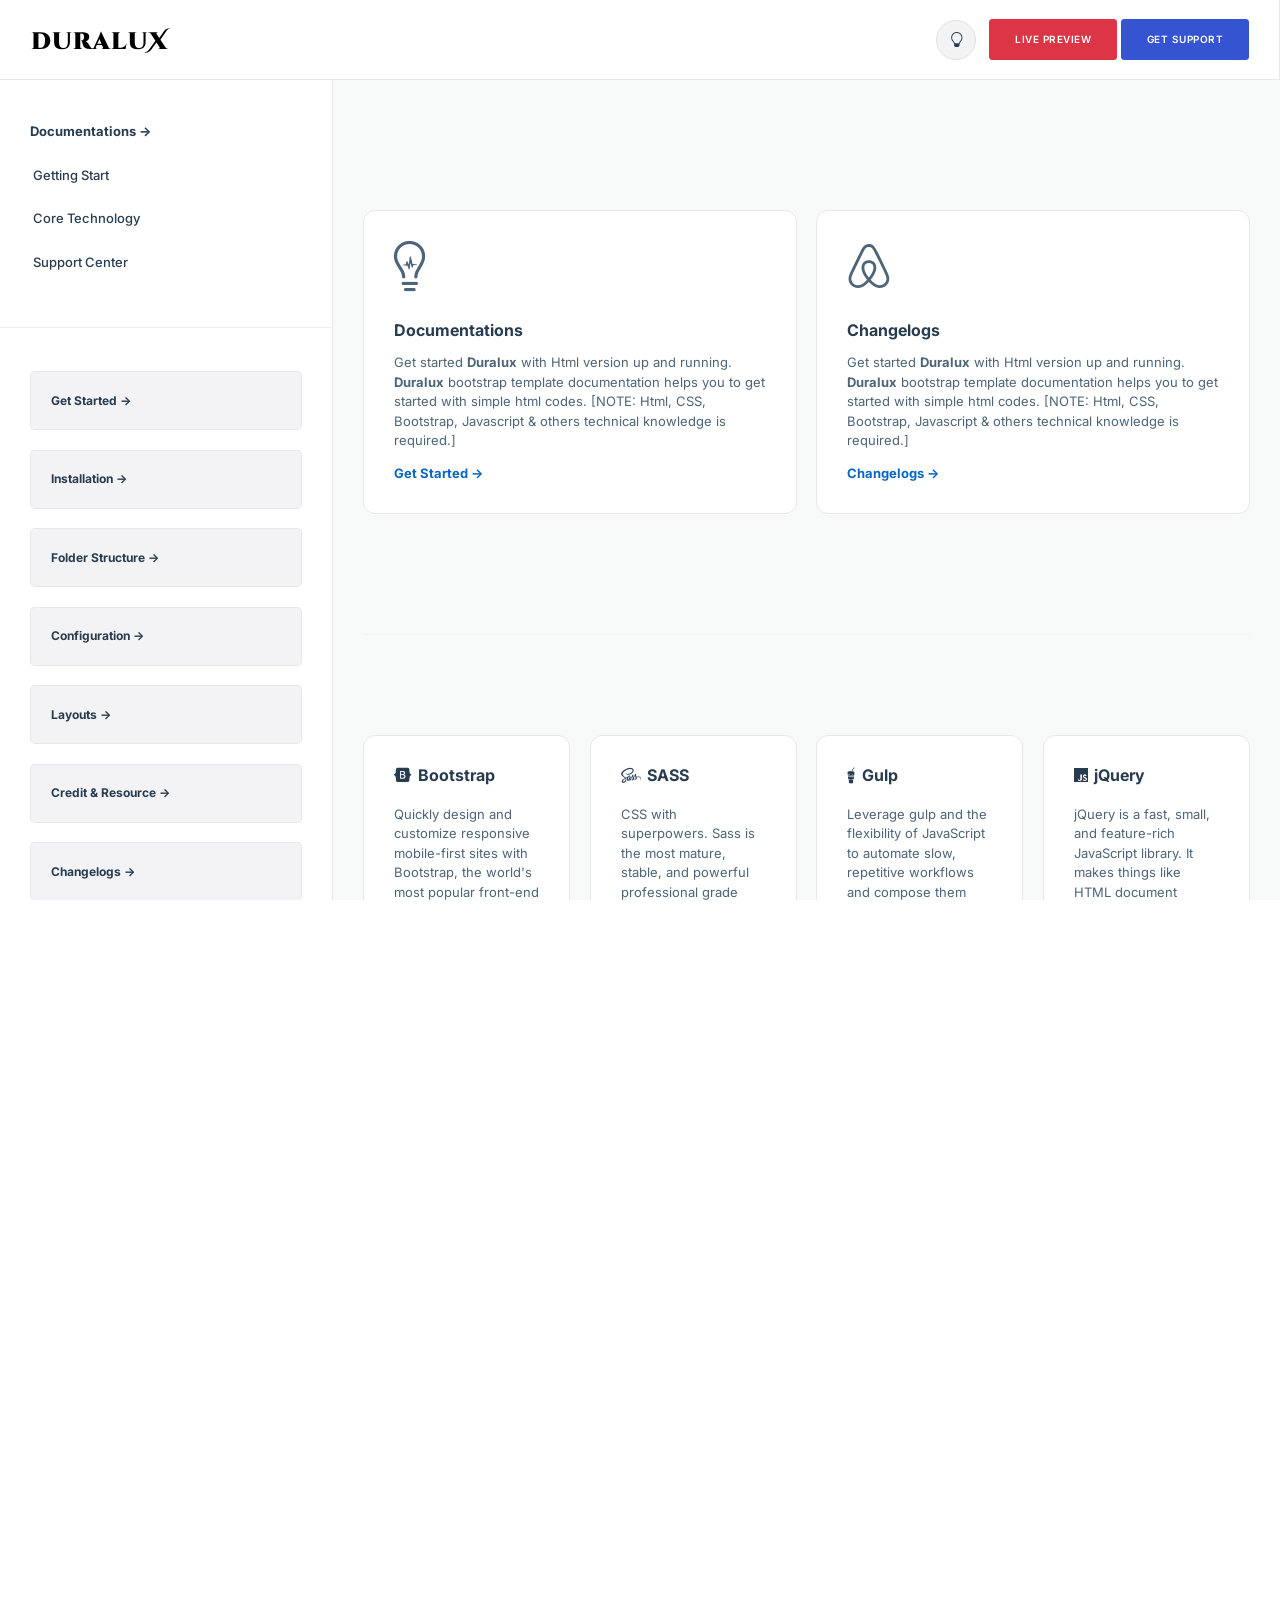
<file: docs/documentations.html>
<!DOCTYPE html>
<html lang="en">
	<head>
		<meta charset="utf-8" />
		<meta name="viewport" content="width=device-width, initial-scale=1, shrink-to-fit=no" />
		<meta name="author" content="Bootstrap-ecommerce by Vosidiy" />
		<title>Duralux - Documentation</title>
		<!-- ========== Start Favicon ========== -->
		<link type="image/x-icon" rel="shortcut icon" href="./assets/images/favicon.ico" />
		<!-- ========== End Favicon ========== -->
		<!-- ========== Start CSS Framework ========== -->
		<link type="text/css" rel="stylesheet" href="./assets/css/app.min.css" />
		<link type="text/css" rel="stylesheet" href="./assets/css/bootstrap.min.css" />
		<!-- ========== End CSS Framework ========== -->
		<!-- ========== Start Vandors CSS ========== -->
		<link type="text/css" rel="stylesheet" href="./assets/css/ui.css" />
		<link type="text/css" rel="stylesheet" href="./assets/css/rainbow.css" />
		<link type="text/css" rel="stylesheet" href="./assets/css/perfectScroll.css" />
		<link type="text/css" rel="stylesheet" href="./assets/fontawesome/css/all.min.css" />
		<link type="text/css" rel="stylesheet" href="./assets/css/bootstrap-icons.min.css " />
		<!-- ========== End Vandors CSS ========== -->
		<!-- ========== Start Custom CSS ========== -->
		<link type="text/css" rel="stylesheet" href="./assets/css/style.css" />
		<link type="text/css" rel="stylesheet" href="./assets/css/responsive.css" media="only screen and (max-width: 1200px)" />
		<!-- ========== End Custom CSS ========== -->
	</head>
	<body>
		<div class="wrapper vh-100">
			<div class="row g-0">
				<!-- ========== Start Main Header ========== -->
				<div class="col-12">
					<header class="aside-header d-flex justify-content-between">
						<a href="/"><img class="title" src="./assets/images/main-logo.png" alt="" /></a>
						<div class="hstack gap-3">
							<div class="d-lg-none">
								<a href="javascript:void(0);" class="wd-40 ht-40 bg-gray-100 d-flex justify-content-center align-items-center rounded-circle border lh-0 tx-dark" data-sidebar-toggler="sidebar-toggle">
									<i class="bi bi-list tx-18"></i>
								</a>
							</div>
							<div class="dropdown d-none d-sm-block">
								<a href="javascript:void(0);" class="wd-40 ht-40 bg-gray-100 d-flex justify-content-center align-items-center rounded-circle border lh-0 tx-dark" data-bs-toggle="dropdown" data-bs-offset="0,20">
									<i class="bi bi-lightbulb tx-15"></i>
								</a>
								<div class="dropdown-menu">
									<a class="dropdown-item" href="javascript:void(0);">
										<i class="tx-20 fa-brands fa-bootstrap me-3"></i>
										<span>Bootstrap</span>
									</a>
									<a class="dropdown-item disabled" href="javascript:void(0);">
										<i class="tx-20 fa-brands fa-react me-3"></i>
										<span>React <small class="tx-11">( coming soon )</small></span>
									</a>
									<a class="dropdown-item disabled" href="javascript:void(0);">
										<i class="tx-20 fa-brands fa-vuejs me-3"></i>
										<span>Vue <small class="tx-11">( coming soon )</small></span>
									</a>
									<a class="dropdown-item disabled" href="javascript:void(0);">
										<i class="tx-20 fa-brands fa-laravel me-3"></i>
										<span>Laravel <small class="tx-11">( coming soon )</small></span>
									</a>
									<a class="dropdown-item disabled" href="javascript:void(0);">
										<i class="tx-20 fa-brands fa-angular me-3"></i>
										<span>Angular <small class="tx-11">( coming soon )</small></span>
									</a>
									<div class="dropdown-divider"></div>
									<a class="dropdown-item" href="javascript:void(0);">
										<i class="fa-regular fa-life-ring me-3 tx-12"></i>
										<span class="tx-12 tx-bolder tx-uppercase">V_1.0.0</span>
									</a>
								</div>
							</div>
							<div class="hstack gap-1">
								<a href="#!" class="btn btn-danger">Live Preview</a>
								<a href="#!" class="btn btn-primary d-none d-sm-flex">Get Support</a>
							</div>
						</div>
					</header>
				</div>
				<!-- ========== End Main Header ========== -->
				<!-- ========== Start Main Container ========== -->
				<div class="col-12">
					<div class="d-flex position-relative">
						<!-- ========== Start Aside ========== -->
						<aside class="aside-wrap wd-450">
							<div class="aside-content" id="navbar_aside">
								<div class="d-lg-none p-4 sidebar-toggler-header hstack justify-content-between">
									<h3 class="mb-0">Documentations</h3>
									<a href="javascript:void(0);" class="wd-40 ht-40 bg-gray-100 d-flex justify-content-center align-items-center rounded-circle lh-0 tx-dark float-end" data-sidebar-toggler="sidebar-toggle">
										<i class="bi bi-x tx-18"></i>
									</a>
								</div>
								<nav class="menu-wrap" id="sidebarMenuScroll">
									<ul class="menu-aside">
										<li class="tx-dark tx-bold manu-label">Documentations &rarr;</li>
										<li><a class="page-scroll nav-link" href="#gstart">Getting Start</a></li>
										<li><a class="page-scroll nav-link" href="#ctechnology">Core Technology</a></li>
										<li><a class="page-scroll nav-link" href="#supportcenter">Support Center</a></li>
									</ul>
								</nav>
								<hr class="tx-gray-400" />
								<div class="hstack flex-column pd-30 bg-white">
									<div class="w-100 h-100">
										<a href="./html/get-started.html" class="p-4 bg-gray-100 bd bd-gray-2 rounded mb-4 tx-12 tx-dark fw-bold d-block w-100" style="background: #f3f3f5">Get Started &rarr;</a>
										<a href="./html/installation.html" class="p-4 bg-gray-100 bd bd-gray-2 rounded mb-4 tx-12 tx-dark fw-bold d-block w-100" style="background: #f3f3f5">Installation &rarr;</a>
										<a href="./html/folder-structure.html" class="p-4 bg-gray-100 bd bd-gray-2 rounded mb-4 tx-12 tx-dark fw-bold d-block w-100" style="background: #f3f3f5">Folder Structure &rarr;</a>
										<a href="./html/configuration.html" class="p-4 bg-gray-100 bd bd-gray-2 rounded mb-4 tx-12 tx-dark fw-bold d-block w-100" style="background: #f3f3f5">Configuration &rarr;</a>
										<a href="./html/layouts.html" class="p-4 bg-gray-100 bd bd-gray-2 rounded mb-4 tx-12 tx-dark fw-bold d-block w-100" style="background: #f3f3f5">Layouts &rarr;</a>
										<a href="./html/credit-resource.html" class="p-4 bg-gray-100 bd bd-gray-2 rounded mb-4 tx-12 tx-dark fw-bold d-block w-100" style="background: #f3f3f5">Credit & Resource &rarr;</a>
										<a href="./html/changelog.html" class="p-4 bg-gray-100 bd bd-gray-2 rounded mb-4 tx-12 tx-dark fw-bold d-block w-100" style="background: #f3f3f5">Changelogs &rarr;</a>
									</div>
									<div class="pd-t-30 w-100">
										<a href="https://www.themewagon.com/themes/Duralux-admin" class="btn btn-primary w-100">Download Now</a>
									</div>
								</div>
							</div>
						</aside>
						<!-- ========== End Aside ========== -->
						<!-- ========== Start Main Wrapper ========== -->
						<main class="w-100 h-100">
							<!-- ========== End Content Header ========== -->
							<div class="main-wrap w-100">
								<div class="main-content container">
									<!-- ========== Start Getting Start ========== -->
									<section id="gstart">
										<div class="row pd-t-0 pd-md-t-100">
											<div class="col-md-6">
												<div class="card mb-4">
													<div class="card-body">
														<div class="pd-b-30">
															<i class="fab fa-medapps tx-50"></i>
														</div>
														<h2 class="tx-16 fw-bold tx-dark mb-3">Documentations</h2>
														<p>Get started <strong>Duralux</strong> with Html version up and running. <strong>Duralux</strong> bootstrap template documentation helps you to get started with simple html codes. [NOTE: Html, CSS, Bootstrap, Javascript & others technical knowledge is required.]</p>
														<a href="./html/get-started.html" class="tx-primary tx-bold">Get Started &rarr;</a>
													</div>
												</div>
											</div>
											<div class="col-md-6">
												<div class="card mb-4">
													<div class="card-body">
														<div class="pd-b-30">
															<i class="fab fa-airbnb tx-50"></i>
														</div>
														<h2 class="tx-16 fw-bold tx-dark mb-3">Changelogs</h2>
														<p>Get started <strong>Duralux</strong> with Html version up and running. <strong>Duralux</strong> bootstrap template documentation helps you to get started with simple html codes. [NOTE: Html, CSS, Bootstrap, Javascript & others technical knowledge is required.]</p>
														<a href="./html/changelog.html" class="tx-primary tx-bold">Changelogs &rarr;</a>
													</div>
												</div>
											</div>
										</div>
									</section>
									<!-- ========== End Getting Start ========== -->
									<hr class="tx-gray-300 mg-y-50 mg-lg-y-100" />
									<!-- ========== Start Core Technology ========== -->
									<section id="ctechnology">
										<div class="row">
											<div class="col-xl-3 col-md-6">
												<div class="card mb-4">
													<div class="card-body">
														<h2 class="tx-16 tx-bold tx-dark mg-b-20"><i class="fab fa-bootstrap me-2"></i>Bootstrap</h2>
														<p class="tx-13 ht-100">Quickly design and customize responsive mobile-first sites with Bootstrap, the world's most popular front-end open source toolkit, featuring Sass variables ...</p>
														<a target="_blank" href="https://getbootstrap.com/"  class="tx-12 tx-bold">Learn More &rarr;</a>
													</div>
												</div>
											</div>
											<div class="col-xl-3 col-md-6">
												<div class="card mb-4">
													<div class="card-body">
														<h2 class="tx-16 tx-bold tx-dark mg-b-20"><i class="fab fa-sass me-2"></i>SASS</h2>
														<p class="tx-13 ht-100">CSS with superpowers. Sass is the most mature, stable, and powerful professional grade CSS extension language in the world.</p>
														<a target="_blank" href="https://sass-lang.com"  class="tx-12 tx-bold">Learn More &rarr;</a>
													</div>
												</div>
											</div>
											<div class="col-xl-3 col-md-6">
												<div class="card mb-4">
													<div class="card-body">
														<h2 class="tx-16 tx-bold tx-dark mg-b-20"><i class="fab fa-gulp me-2"></i>Gulp</h2>
														<p class="tx-13 ht-100">Leverage gulp and the flexibility of JavaScript to automate slow, repetitive workflows and compose them into efficient build pipelines.</p>
														<a target="_blank" href="https://gulpjs.com"  class="tx-12 tx-bold">Learn More &rarr;</a>
													</div>
												</div>
											</div>
											<div class="col-xl-3 col-md-6">
												<div class="card mb-4">
													<div class="card-body">
														<h2 class="tx-16 tx-bold tx-dark mg-b-20"><i class="fab fa-js me-2"></i>jQuery</h2>
														<p class="tx-13 ht-100">jQuery is a fast, small, and feature-rich JavaScript library. It makes things like HTML document traversal and manipulation, event handling, animation, ...</p>
														<a target="_blank" href="https://jquery.com"  class="tx-12 tx-bold">Learn More &rarr;</a>
													</div>
												</div>
											</div>
											<div class="col-xl-3 col-md-6">
												<div class="card mb-4">
													<div class="card-body">
														<h2 class="tx-16 tx-bold tx-dark mg-b-20"><i class="fab fa-laravel me-2"></i>Laravel <small class="tx-11 tx-gray-600">( coming soon )</small></h2>
														<p class="tx-13 ht-100">Laravel is a web application framework with expressive, elegant syntax. We've already laid the foundation — freeing you to create without sweating the small things.</p>
														<a target="_blank" href="https://laravel.com/"  class="tx-12 tx-bold">Learn More &rarr;</a>
													</div>
												</div>
											</div>
											<div class="col-xl-3 col-md-6">
												<div class="card mb-4">
													<div class="card-body">
														<h2 class="tx-16 tx-bold tx-dark mg-b-20"><i class="fab fa-vuejs me-2"></i>Vue <small class="tx-11 tx-gray-600">( coming soon )</small></h2>
														<p class="tx-13 ht-100">Vue (pronounced /vju:/, like view) is a progressive framework for building user interfaces. Unlike other monolithic frameworks, Vue is designed from the ...</p>
														<a target="_blank" href="https://vuejs.org/"  class="tx-12 tx-bold">Learn More &rarr;</a>
													</div>
												</div>
											</div>
											<div class="col-xl-3 col-md-6">
												<div class="card mb-4">
													<div class="card-body">
														<h2 class="tx-16 tx-bold tx-dark mg-b-20"><i class="fab fa-react me-2"></i>React <small class="tx-11 tx-gray-600">( coming soon )</small></h2>
														<p class="tx-13 ht-100">React · Declarative. React makes it painless to create interactive UIs. · Component-Based. Build encapsulated components that manage their own state...</p>
														<a target="_blank" href="https://reactjs.org/"  class="tx-12 tx-bold">Learn More &rarr;</a>
													</div>
												</div>
											</div>
											<div class="col-xl-3 col-md-6">
												<div class="card mb-4">
													<div class="card-body">
														<h2 class="tx-16 tx-bold tx-dark mg-b-20"><i class="fab fa-angular me-2"></i>Angular <small class="tx-11 tx-gray-600">( coming soon )</small></h2>
														<p class="tx-13 ht-100">Angular is a platform for building mobile and desktop web applications. Join the community of millions of developers who build compelling user interfaces ...</p>
														<a target="_blank" href="https://angular.io/"  class="tx-12 tx-bold">Learn More &rarr;</a>
													</div>
												</div>
											</div>
										</div>
									</section>
									<!-- ========== End Core Technology ========== -->
									<hr class="tx-gray-300 mg-y-50 mg-lg-y-100" />
									<!-- ========== Start Support ========== -->
									<section id="supportcenter">
										<div class="mg-b-30 mg-md-b-100">
											<div id="item-feature-support" class="wd-md-75p wd-xl-50p mx-auto tx-center mb-5 py-5">
												<h2 class="tx-dark">Amazing <strong>Supports</strong> Center</h2>
												<p class="fw-normal my-4">If you find any errors or bugs or needed improvements section or components on the "Duralux" community, so feel free to contact us without any hesitations. We are promised to fix those errors or bugs or improve sections or components that are can possible on our end.</p>
												<div><a href="#!" class="fw-bold small">Contact Us &rarr;</a></div>
											</div>
											<div class="row g-5 justify-content-center align-items-center">
												<div class="col-xl-6">
													<div class="card">
														<a href="#!" class="card-body py-5">
															<h2 class="fs-5 tx-dark mb-4"><strong>Help Center</strong></h2>
															<p class="mb-2 tx-dark">Need Help? Please go to our support center.</p>
															<p class="tx-dark">Join the conversation! We think you would love our community and it's a great place to find wrapbootstrap announcements or general help.</p>
															<div class="fw-bold mt-4">Support Center &rarr;</div>
														</a>
													</div>
												</div>
												<div class="col-xl-6">
													<div class="card">
														<a href="#!" class="card-body py-5">
															<h2 class="fs-5 tx-dark mb-4"><strong>Pre Sale Questions</strong></h2>
															<p class="mb-2 tx-dark">Feel free to ask any questions before making purchase.</p>
															<p class="tx-dark">Join the conversation! We think you would love our community and it's a great place to find wrapbootstrap announcements or general help.</p>
															<div class="fw-bold mt-4">Support Ticket &rarr;</div>
														</a>
													</div>
												</div>
											</div>
										</div>
									</section>
									<!-- ========== End Supports ========== -->
								</div>
								<!-- ========== Start Footer ========== -->
								<footer class="copyright">
									<p class="tx-12 tx-spacing-1">
										<span>Copyright &copy;</span>
										<script>
											document.write(new Date().getFullYear());
										</script>
										<span class="tx-gray-300 mx-2">|</span>
										<span>By: <a target="_blank" href="https://wrapbootstrap.com/user/theme_ocean" target="_blank">theme_ocean</a></span> • <span>Distributed by: <a target="_blank" href="https://themewagon.com" target="_blank">ThemeWagon</a></span>
									</p>
								</footer>
								<!-- ========== End Footer ========== -->
							</div>
						</main>
						<!-- ========== End Main Wrapper ========== -->
					</div>
				</div>
				<!-- ========== End Main Container ========== -->
			</div>
		</div>
		<!-- ========== Start Footer Script ========== -->
		<script src="./assets/js/jquery.min.js"></script>
		<script src="./assets/js/bootstrap.min.js"></script>
		<script src="./assets/js/highlight.pack.js"></script>
		<script src="./assets/js/perfectScroll.js"></script>
		<script src="./assets/plugins/jstree/jstree.min.js"></script>
		<script src="./assets/js/script.js"></script>
		<!-- ========== End Footer Script ========== -->
	</body>
</html>
</file>
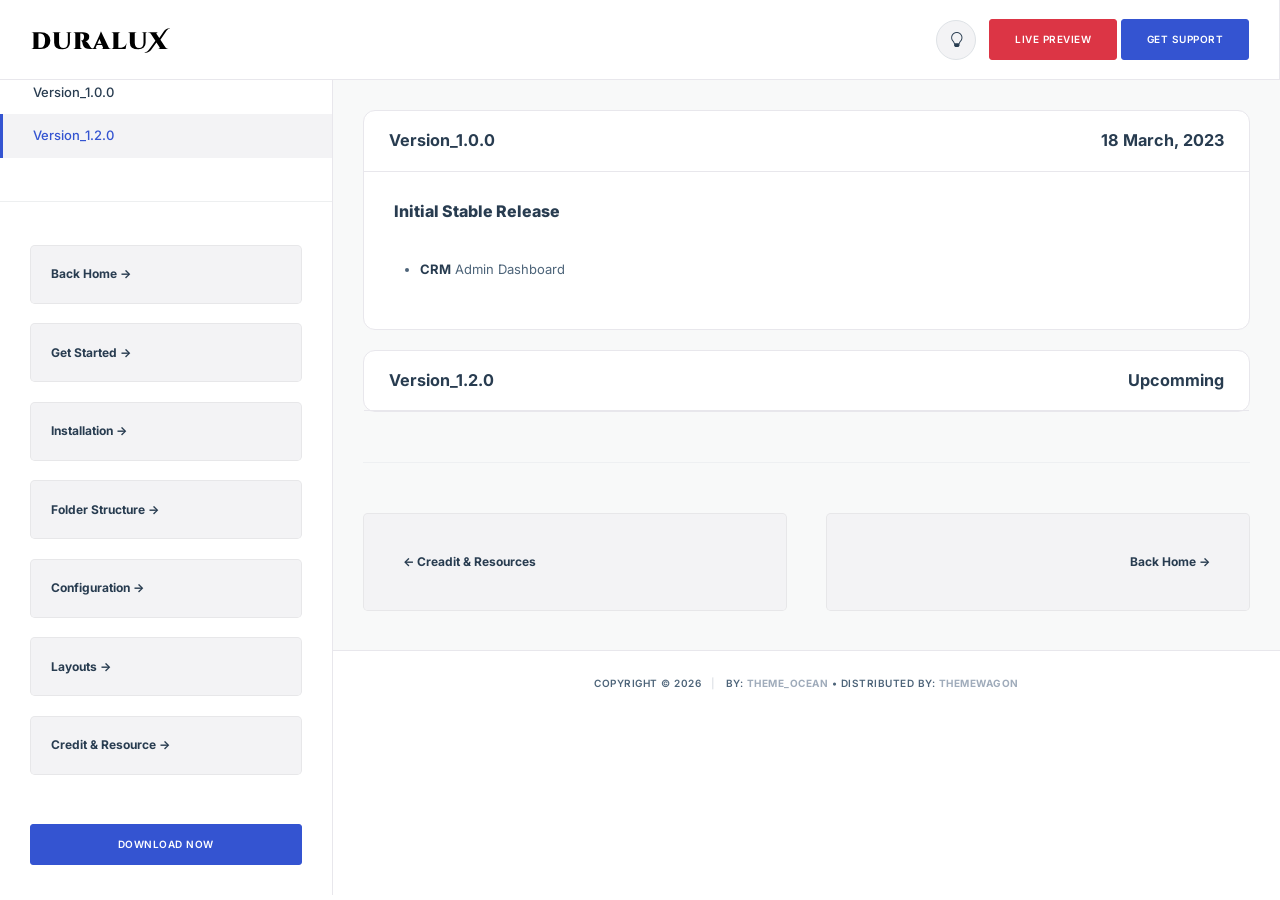
<file: docs/html/changelog.html>
<!DOCTYPE html>
<html lang="en">
	<head>
		<meta charset="utf-8" />
		<meta name="viewport" content="width=device-width, initial-scale=1, shrink-to-fit=no" />
		<meta name="author" content="Bootstrap-ecommerce by Vosidiy" />
		<title>Duralux - Changelogs</title>
		<!-- ========== Start Favicon ========== -->
		<link type="image/x-icon" rel="shortcut icon" href="../assets/images/favicon.ico" />
		<!-- ========== End Favicon ========== -->
		<!-- ========== Start CSS Framework ========== -->
		<link type="text/css" rel="stylesheet" href="../assets/css/app.min.css" />
		<link type="text/css" rel="stylesheet" href="../assets/css/bootstrap.min.css" />
		<!-- ========== End CSS Framework ========== -->
		<!-- ========== Start Vandors CSS ========== -->
		<link type="text/css" rel="stylesheet" href="../assets/css/ui.css" />
		<link type="text/css" rel="stylesheet" href="../assets/css/rainbow.css" />
		<link type="text/css" rel="stylesheet" href="../assets/css/perfectScroll.css" />
		<link type="text/css" rel="stylesheet" href="../assets/fontawesome/css/all.min.css" />
		<link type="text/css" rel="stylesheet" href="../assets/css/bootstrap-icons.min.css " />
		<link type="text/css" rel="stylesheet" href="../assets/plugins/jstree/themes/default/style.min.css" />
		<!-- ========== End Vandors CSS ========== -->
		<!-- ========== Start Custom CSS ========== -->
		<link type="text/css" rel="stylesheet" href="../assets/css/style.css" />
		<link type="text/css" rel="stylesheet" href="../assets/css/responsive.css" media="only screen and (max-width: 1200px)" />
		<!-- ========== End Custom CSS ========== -->
	</head>
	<body>
		<div class="wrapper vh-100">
			<div class="row g-0">
				<!-- ========== Start Main Header ========== -->
				<div class="col-12">
					<header class="aside-header d-flex justify-content-between">
						<a href="/"><img class="title" src="./../assets/images/main-logo.png" alt="" /></a>
						<div class="hstack gap-3">
							<div class="d-lg-none">
								<a href="javascript:void(0);" class="wd-40 ht-40 bg-gray-100 d-flex justify-content-center align-items-center rounded-circle border lh-0 tx-dark" data-sidebar-toggler="sidebar-toggle">
									<i class="bi bi-list tx-18"></i>
								</a>
							</div>
							<div class="dropdown d-none d-sm-block">
								<a href="javascript:void(0);" class="wd-40 ht-40 bg-gray-100 d-flex justify-content-center align-items-center rounded-circle border lh-0 tx-dark" data-bs-toggle="dropdown" data-bs-offset="0,20">
									<i class="bi bi-lightbulb tx-15"></i>
								</a>
								<div class="dropdown-menu">
									<a class="dropdown-item" href="javascript:void(0);">
										<i class="tx-20 fa-brands fa-bootstrap me-3"></i>
										<span>Bootstrap</span>
									</a>
									<a class="dropdown-item disabled" href="javascript:void(0);">
										<i class="tx-20 fa-brands fa-react me-3"></i>
										<span>React <small class="tx-11">( coming soon )</small></span>
									</a>
									<a class="dropdown-item disabled" href="javascript:void(0);">
										<i class="tx-20 fa-brands fa-vuejs me-3"></i>
										<span>Vue <small class="tx-11">( coming soon )</small></span>
									</a>
									<a class="dropdown-item disabled" href="javascript:void(0);">
										<i class="tx-20 fa-brands fa-laravel me-3"></i>
										<span>Laravel <small class="tx-11">( coming soon )</small></span>
									</a>
									<a class="dropdown-item disabled" href="javascript:void(0);">
										<i class="tx-20 fa-brands fa-angular me-3"></i>
										<span>Angular <small class="tx-11">( coming soon )</small></span>
									</a>
									<div class="dropdown-divider"></div>
									<a class="dropdown-item" href="javascript:void(0);">
										<i class="fa-regular fa-life-ring me-3 tx-12"></i>
										<span class="tx-12 tx-bolder tx-uppercase">V_1.0.0</span>
									</a>
								</div>
							</div>
							<div class="hstack gap-1">
								<a href="#!" class="btn btn-danger">Live Preview</a>
								<a href="#!"  class="btn btn-primary d-none d-sm-flex">Get Support</a>
							</div>
						</div>
					</header>
				</div>
				<!-- ========== End Main Header ========== -->
				<!-- ========== Start Main Container ========== -->
				<div class="col-12">
					<div class="d-flex position-relative">
						<!-- ========== Start Aside ========== -->
						<aside class="aside-wrap wd-450">
							<div class="aside-content" id="navbar_aside">
								<div class="d-lg-none p-4 sidebar-toggler-header hstack justify-content-between">
									<h3 class="mb-0">Documentations</h3>
									<a href="javascript:void(0);" class="wd-40 ht-40 bg-gray-100 d-flex justify-content-center align-items-center rounded-circle lh-0 tx-dark float-end" data-sidebar-toggler="sidebar-toggle">
										<i class="bi bi-x tx-18"></i>
									</a>
								</div>
								<nav class="menu-wrap" id="sidebarMenuScroll">
									<ul class="menu-aside">
										<li class="tx-11 tx-dark tx-uppercase tx-bold manu-label">Installation &rarr;</li>
										<li><a class="page-scroll nav-link" href="#version_1_0_0">Version_1.0.0</a></li>
										<li><a class="page-scroll nav-link" href="#version_1_2_0">Version_1.2.0</a></li>
									</ul>
								</nav>
								<hr class="tx-gray-400" />
								<div class="hstack flex-column pd-30 bg-white">
									<div class="w-100 h-100">
										<a href="../documentation.html" class="p-4 bg-gray-100 bd bd-gray-2 rounded mb-4 tx-12 tx-dark fw-bold d-block w-100" style="background: #f3f3f5">Back Home &rarr;</a>
										<a href="get-started.html" class="p-4 bg-gray-100 bd bd-gray-2 rounded mb-4 tx-12 tx-dark fw-bold d-block w-100" style="background: #f3f3f5">Get Started &rarr;</a>
										<a href="installation.html" class="p-4 bg-gray-100 bd bd-gray-2 rounded mb-4 tx-12 tx-dark fw-bold d-block w-100" style="background: #f3f3f5">Installation &rarr;</a>
										<a href="folder-structure.html" class="p-4 bg-gray-100 bd bd-gray-2 rounded mb-4 tx-12 tx-dark fw-bold d-block w-100" style="background: #f3f3f5">Folder Structure &rarr;</a>
										<a href="configuration.html" class="p-4 bg-gray-100 bd bd-gray-2 rounded mb-4 tx-12 tx-dark fw-bold d-block w-100" style="background: #f3f3f5">Configuration &rarr;</a>
										<a href="layouts.html" class="p-4 bg-gray-100 bd bd-gray-2 rounded mb-4 tx-12 tx-dark fw-bold d-block w-100" style="background: #f3f3f5">Layouts &rarr;</a>
										<a href="credit-resource.html" class="p-4 bg-gray-100 bd bd-gray-2 rounded mb-4 tx-12 tx-dark fw-bold d-block w-100" style="background: #f3f3f5">Credit & Resource &rarr;</a>
									</div>
									<div class="pd-t-30 w-100">
										<a href="https://www.themewagon.com/themes/Duralux-admin" target="_blank" class="btn btn-primary w-100">Download Now</a>
									</div>
								</div>
							</div>
						</aside>
						<!-- ========== End Aside ========== -->
						<!-- ========== Start Main Wrapper ========== -->
						<main class="main-wrap w-100">
							<div class="main-content container pb-4">
								<!-- ========== Start Version_1.0.0 ========== -->
								<section id="version_1_0_0">
									<div class="card mb-4">
										<a href="javascript:void(0);" class="card-header d-flex justify-content-between align-items-center" data-bs-toggle="collapse" data-bs-target="#v_1_0_0" aria-expanded="true">
											<h5 class="tx-bold tx-dark mb-0">Version_1.0.0</h5>
											<h5 class="tx-bold tx-dark mb-0">18 March, 2023</h5>
										</a>
										<div class="card-body collapse show" id="v_1_0_0">
											<h2 class="tx-16 tx-bolder tx-dark mb-5">Initial Stable Release</h2>
											<ul>
												<li class="mg-b-20">
													<span><span class="tx-bold tx-dark">CRM</span> Admin Dashboard</span>
												</li>
											</ul>
										</div>
									</div>
								</section>
								<!-- ========== End Version_1.0.0 ========== -->
								<!-- ========== Start Version_1.2.0 ========== -->
								<section id="version_1_2_0">
									<div class="card mb-4">
										<a href="javascript:void(0);" class="card-header d-flex justify-content-between align-items-center" data-bs-toggle="collapse" data-bs-target="#v_1_2_0" aria-expanded="false">
											<h5 class="tx-bold tx-dark mb-0">Version_1.2.0</h5>
											<h5 class="tx-bold tx-dark mb-0">Upcomming</h5>
										</a>
										<div class="card-body collapse" id="v_1_2_0">
											<div class="tx-gray-400 small">Comming Soon...!!!</div>
										</div>
									</div>
								</section>
								<!-- ========== End Version_1.2.0 ========== -->
								<hr class="bd-gray-400 mg-y-50" />
								<!-- ========== Start Quick Navigation ========== -->
								<div class="d-flex gap-5 justify-content-between text-justify">
									<a href="credit-resource.html" class="p-5 bg-gray-100 bd bd-gray-2 rounded mb-4 tx-12 tx-dark fw-bold d-block w-100" style="background: #f3f3f5"> &larr; Creadit & Resources</a>
									<a href="/" class="p-5 bg-gray-100 bd bd-gray-2 rounded mb-4 tx-12 tx-dark fw-bold d-block w-100 text-end" style="background: #f3f3f5">Back Home &rarr;</a>
								</div>
								<!-- ========== End Quick Navigation ========== -->
							</div>
							<!-- ========== Start Footer ========== -->
							<footer class="copyright">
								<p class="tx-12 tx-spacing-1">
									<span>Copyright &copy;</span>
									<script>
										document.write(new Date().getFullYear());
									</script>
									<span class="tx-gray-300 mx-2">|</span>
									<span>By: <a href="https://wrapbootstrap.com/user/theme_ocean" target="_blank">theme_ocean</a></span> • <span>Distributed by: <a href="https://themewagon.com" target="_blank">ThemeWagon</a></span>
								</p>
							</footer>
							<!-- ========== End Footer ========== -->
						</main>
						<!-- ========== End Main Wrapper ========== -->
					</div>
				</div>
				<!-- ========== End Main Container ========== -->
			</div>
		</div>
		<!-- ========== Start Footer Script ========== -->
		<script src="../assets/js/jquery.min.js"></script>
		<script src="../assets/js/bootstrap.min.js"></script>
		<script src="../assets/js/highlight.pack.js"></script>
		<script src="../assets/js/perfectScroll.js"></script>
		<script src="../assets/plugins/jstree/jstree.min.js"></script>
		<script src="../assets/js/script.js"></script>
		<!-- ========== End Footer Script ========== -->
	</body>
</html>
</file>
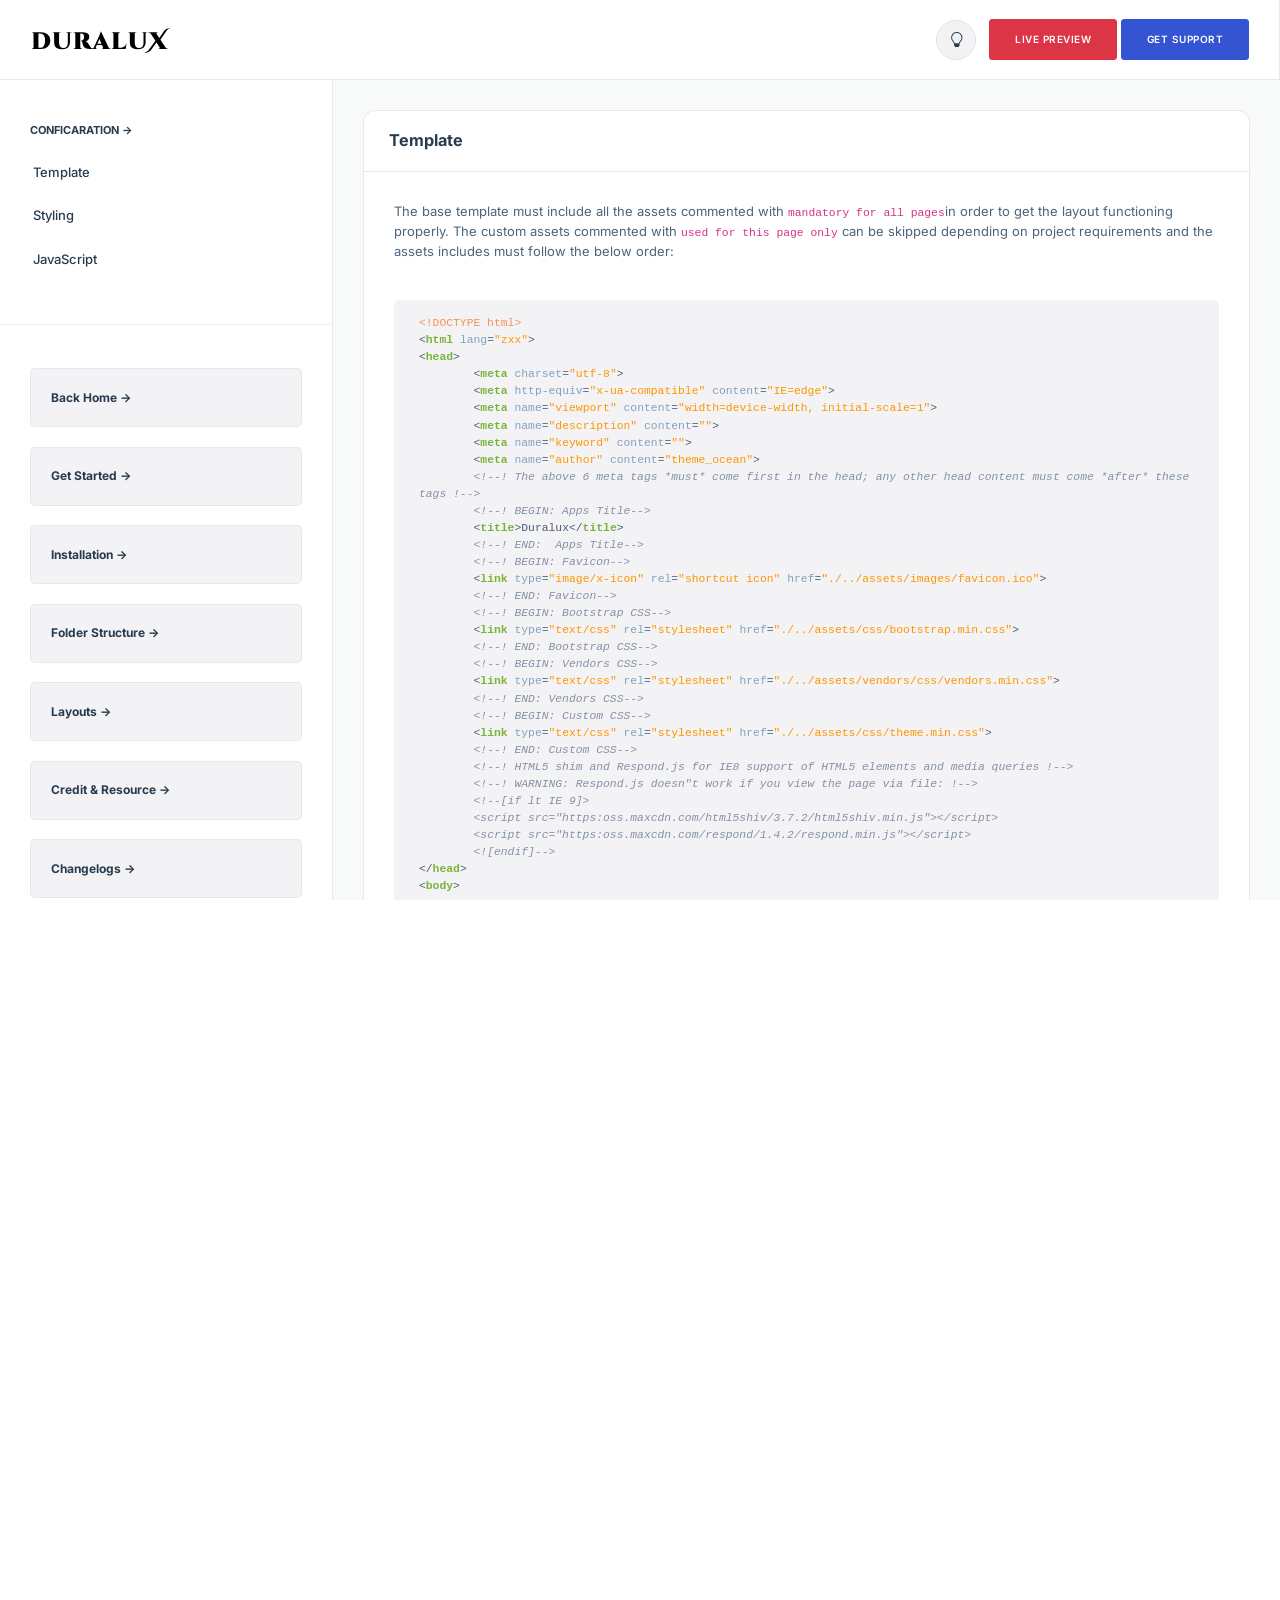
<file: docs/html/configuration.html>
<!DOCTYPE html>
<html lang="en">
	<head>
		<meta charset="utf-8" />
		<meta name="viewport" content="width=device-width, initial-scale=1, shrink-to-fit=no" />
		<meta name="author" content="Bootstrap-ecommerce by Vosidiy" />
		<title>Duralux - Conficaration</title>
		<!-- ========== Start Favicon ========== -->
		<link type="image/x-icon" rel="shortcut icon" href="../assets/images/favicon.ico" />
		<!-- ========== End Favicon ========== -->
		<!-- ========== Start CSS Framework ========== -->
		<link type="text/css" rel="stylesheet" href="../assets/css/app.min.css" />
		<link type="text/css" rel="stylesheet" href="../assets/css/bootstrap.min.css" />
		<!-- ========== End CSS Framework ========== -->
		<!-- ========== Start Vandors CSS ========== -->
		<link type="text/css" rel="stylesheet" href="../assets/css/ui.css" />
		<link type="text/css" rel="stylesheet" href="../assets/css/rainbow.css" />
		<link type="text/css" rel="stylesheet" href="../assets/css/perfectScroll.css" />
		<link type="text/css" rel="stylesheet" href="../assets/fontawesome/css/all.min.css" />
		<link type="text/css" rel="stylesheet" href="../assets/css/bootstrap-icons.min.css " />
		<link type="text/css" rel="stylesheet" href="../assets/plugins/jstree/themes/default/style.min.css" />
		<!-- ========== End Vandors CSS ========== -->
		<!-- ========== Start Custom CSS ========== -->
		<link type="text/css" rel="stylesheet" href="../assets/css/style.css" />
		<link type="text/css" rel="stylesheet" href="../assets/css/responsive.css" media="only screen and (max-width: 1200px)" />
		<!-- ========== End Custom CSS ========== -->
	</head>
	<body>
		<div class="wrapper vh-100">
			<div class="row g-0">
				<!-- ========== Start Main Header ========== -->
				<div class="col-12">
					<header class="aside-header d-flex justify-content-between">
						<a href="/"><img class="title" src="./../assets/images/main-logo.png" alt="" /></a>
						<div class="hstack gap-3">
							<div class="d-lg-none">
								<a href="javascript:void(0);" class="wd-40 ht-40 bg-gray-100 d-flex justify-content-center align-items-center rounded-circle border lh-0 tx-dark" data-sidebar-toggler="sidebar-toggle">
									<i class="bi bi-list tx-18"></i>
								</a>
							</div>
							<div class="dropdown d-none d-sm-block">
								<a href="javascript:void(0);" class="wd-40 ht-40 bg-gray-100 d-flex justify-content-center align-items-center rounded-circle border lh-0 tx-dark" data-bs-toggle="dropdown" data-bs-offset="0,20">
									<i class="bi bi-lightbulb tx-15"></i>
								</a>
								<div class="dropdown-menu">
									<a class="dropdown-item" href="javascript:void(0);">
										<i class="tx-20 fa-brands fa-bootstrap me-3"></i>
										<span>Bootstrap</span>
									</a>
									<a class="dropdown-item disabled" href="javascript:void(0);">
										<i class="tx-20 fa-brands fa-react me-3"></i>
										<span>React <small class="tx-11">( coming soon )</small></span>
									</a>
									<a class="dropdown-item disabled" href="javascript:void(0);">
										<i class="tx-20 fa-brands fa-vuejs me-3"></i>
										<span>Vue <small class="tx-11">( coming soon )</small></span>
									</a>
									<a class="dropdown-item disabled" href="javascript:void(0);">
										<i class="tx-20 fa-brands fa-laravel me-3"></i>
										<span>Laravel <small class="tx-11">( coming soon )</small></span>
									</a>
									<a class="dropdown-item disabled" href="javascript:void(0);">
										<i class="tx-20 fa-brands fa-angular me-3"></i>
										<span>Angular <small class="tx-11">( coming soon )</small></span>
									</a>
									<div class="dropdown-divider"></div>
									<a class="dropdown-item" href="javascript:void(0);">
										<i class="fa-regular fa-life-ring me-3 tx-12"></i>
										<span class="tx-12 tx-bolder tx-uppercase">V_1.0.0</span>
									</a>
								</div>
							</div>
							<div class="hstack gap-1">
								<a href="#!" class="btn btn-danger">Live Preview</a>
								<a href="#!"  class="btn btn-primary d-none d-sm-flex">Get Support</a>
							</div>
						</div>
					</header>
				</div>
				<!-- ========== End Main Header ========== -->
				<!-- ========== Start Main Container ========== -->
				<div class="col-12">
					<div class="d-flex position-relative">
						<!-- ========== Start Aside ========== -->
						<aside class="aside-wrap wd-450">
							<div class="aside-content" id="navbar_aside">
								<div class="d-lg-none p-4 sidebar-toggler-header hstack justify-content-between">
									<h3 class="mb-0">Documentations</h3>
									<a href="javascript:void(0);" class="wd-40 ht-40 bg-gray-100 d-flex justify-content-center align-items-center rounded-circle lh-0 tx-dark float-end" data-sidebar-toggler="sidebar-toggle">
										<i class="bi bi-x tx-18"></i>
									</a>
								</div>
								<nav class="menu-wrap" id="sidebarMenuScroll">
									<ul class="menu-aside">
										<li class="tx-11 tx-dark tx-uppercase tx-bold manu-label">Conficaration &rarr;</li>
										<li><a class="page-scroll nav-link" href="#template">Template</a></li>
										<li><a class="page-scroll nav-link" href="#styling">Styling</a></li>
										<li><a class="page-scroll nav-link" href="#javascript">JavaScript</a></li>
									</ul>
								</nav>
								<hr class="tx-gray-400" />
								<div class="hstack flex-column pd-30 bg-white">
									<div class="w-100 h-100">
										<a href="../documentation.html" class="p-4 bg-gray-100 bd bd-gray-2 rounded mb-4 tx-12 tx-dark fw-bold d-block w-100" style="background: #f3f3f5">Back Home &rarr;</a>
										<a href="get-started.html" class="p-4 bg-gray-100 bd bd-gray-2 rounded mb-4 tx-12 tx-dark fw-bold d-block w-100" style="background: #f3f3f5">Get Started &rarr;</a>
										<a href="installation.html" class="p-4 bg-gray-100 bd bd-gray-2 rounded mb-4 tx-12 tx-dark fw-bold d-block w-100" style="background: #f3f3f5">Installation &rarr;</a>
										<a href="folder-structure.html" class="p-4 bg-gray-100 bd bd-gray-2 rounded mb-4 tx-12 tx-dark fw-bold d-block w-100" style="background: #f3f3f5">Folder Structure &rarr;</a>
										<a href="layouts.html" class="p-4 bg-gray-100 bd bd-gray-2 rounded mb-4 tx-12 tx-dark fw-bold d-block w-100" style="background: #f3f3f5">Layouts &rarr;</a>
										<a href="credit-resource.html" class="p-4 bg-gray-100 bd bd-gray-2 rounded mb-4 tx-12 tx-dark fw-bold d-block w-100" style="background: #f3f3f5">Credit & Resource &rarr;</a>
										<a href="changelog.html" class="p-4 bg-gray-100 bd bd-gray-2 rounded mb-4 tx-12 tx-dark fw-bold d-block w-100" style="background: #f3f3f5">Changelogs &rarr;</a>
									</div>
									<div class="pd-t-30 w-100">
										<a href="https://www.themewagon.com/themes/Duralux-admin" target="_blank" class="btn btn-primary w-100">Download Now</a>
									</div>
								</div>
							</div>
						</aside>
						<!-- ========== End Aside ========== -->
						<!-- ========== Start Main Wrapper ========== -->
						<main class="main-wrap w-100">
							<div class="main-content container pb-4">
								<!-- ========== Start Template ========== -->
								<section id="template">
									<div class="card mb-4">
										<div class="card-header">
											<h5 class="tx-bold tx-dark mb-0">Template</h5>
										</div>
										<div class="card-body">
											<p class="mb-5">The base template must include all the assets commented with <code>mandatory for all pages</code>in order to get the layout functioning properly. The custom assets commented with <code>used for this page only</code> can be skipped depending on project requirements and the assets includes must follow the below order:</p>
											<div>
												<pre><code class="language-html">&lt;!DOCTYPE html&gt;
&lt;html lang=&quot;zxx&quot;&gt;
&lt;head&gt;
	&lt;meta charset=&quot;utf-8&quot;&gt;
	&lt;meta http-equiv=&quot;x-ua-compatible&quot; content=&quot;IE=edge&quot;&gt;
	&lt;meta name=&quot;viewport&quot; content=&quot;width=device-width, initial-scale=1&quot;&gt;
	&lt;meta name=&quot;description&quot; content=&quot;&quot;&gt;
	&lt;meta name=&quot;keyword&quot; content=&quot;&quot;&gt;
	&lt;meta name=&quot;author&quot; content=&quot;theme_ocean&quot;&gt;
	&lt;!--! The above 6 meta tags *must* come first in the head; any other head content must come *after* these tags !--&gt;
	&lt;!--! BEGIN: Apps Title--&gt;
	&lt;title&gt;Duralux&lt;/title&gt;
	&lt;!--! END:  Apps Title--&gt;
	&lt;!--! BEGIN: Favicon--&gt;
	&lt;link type=&quot;image/x-icon&quot; rel=&quot;shortcut icon&quot; href=&quot;./../assets/images/favicon.ico&quot;&gt;
	&lt;!--! END: Favicon--&gt;
	&lt;!--! BEGIN: Bootstrap CSS--&gt;
	&lt;link type=&quot;text/css&quot; rel=&quot;stylesheet&quot; href=&quot;./../assets/css/bootstrap.min.css&quot;&gt;
	&lt;!--! END: Bootstrap CSS--&gt;
	&lt;!--! BEGIN: Vendors CSS--&gt;
	&lt;link type=&quot;text/css&quot; rel=&quot;stylesheet&quot; href=&quot;./../assets/vendors/css/vendors.min.css&quot;&gt;
	&lt;!--! END: Vendors CSS--&gt;
	&lt;!--! BEGIN: Custom CSS--&gt;
	&lt;link type=&quot;text/css&quot; rel=&quot;stylesheet&quot; href=&quot;./../assets/css/theme.min.css&quot;&gt;
	&lt;!--! END: Custom CSS--&gt;
	&lt;!--! HTML5 shim and Respond.js for IE8 support of HTML5 elements and media queries !--&gt;
	&lt;!--! WARNING: Respond.js doesn&quot;t work if you view the page via file: !--&gt;
	&lt;!--[if lt IE 9]&gt;
	&lt;script src=&quot;https:oss.maxcdn.com/html5shiv/3.7.2/html5shiv.min.js&quot;&gt;&lt;/script&gt;
	&lt;script src=&quot;https:oss.maxcdn.com/respond/1.4.2/respond.min.js&quot;&gt;&lt;/script&gt;
	&lt;![endif]--&gt;
&lt;/head&gt;
&lt;body&gt;

	&lt;!--! ================================================================ !--&gt;
	&lt;!--! BEGIN: Main Wrapper [main-wrapper] !--&gt;
	&lt;!--! ================================================================ !--&gt;
	&lt;main class=&quot;vh-100 d-flex position-relative main-wrapper&quot;&gt;

	&lt;/div&gt;
	&lt;!--! ================================================================ !--&gt;
	&lt;!--! END: Main Content Body [main-content-body] !--&gt;
	&lt;!--! ================================================================ !--&gt;

	&lt;!--! ================================================================ !--&gt;
	&lt;!--! Footer Script !--&gt;
	&lt;!--! ================================================================ !--&gt;
	&lt;!--! BEGIN: Vendors JS !--&gt;
	&lt;script src=&quot;./../assets/vendors/js/vendors.min.js&quot;&gt;&lt;/script&gt;
	&lt;!-- vendors.min.js {always must need to be top} --&gt;
	&lt;!--! END: Vendors JS !--&gt;
	&lt;!--! BEGIN: Plugin Init JS !--&gt;
	&lt;!--! END: Plugin Init JS !--&gt;
	&lt;!--! BEGIN: Theme Init JS !--&gt;
	&lt;!--! END: Theme Init JS !--&gt;
&lt;/body&gt;
&lt;/html&gt;</code></pre>
											</div>
										</div>
									</div>
								</section>
								<!-- ========== End Template ========== -->
								<!-- ========== Start Styling ========== -->
								<section id="styling">
									<div class="card mb-4">
										<div class="card-header">
											<h5 class="tx-bold tx-dark mb-0">Styling</h5>
										</div>
										<div class="card-body">
											<p class="mb-5">If you do not want to use SASS then you can use <code>( getDuralux/html/webapps/dist/assets/css/theme.min.css )</code> folder. We have added all the themes folder ( default, saas, creative etc) in the dist folder. You can directly change the <code>theme.min.css</code> file. We suggest you not make any changes in the app, bootstrap or other CSS files.</p>
											<div class="jstree-file-structure">
												<ul>
													<li class="jstree-open">
														<span class="px-3 py-1 tx-12 tx-uppercase tx-bolder tx-dark bg-gray-100 d-inline" style="margin-left: -32px">GetDuralux</span>
														<ul>
															<li class="jstree-open">
																<span class="px-3 py-1 tx-11 tx-uppercase tx-bold tx-dark bg-gray-100 d-inline" style="margin-left: -32px">HTML</span>
																<ul>
																	<li class="jstree-open">
																		<span class="px-3 py-1 tx-10 tx-uppercase tx-bold tx-dark bg-gray-100 d-inline" style="margin-left: -32px">CRM</span>
																		<ul>
																			<li class="jstree-open">
																				<span class="px-3 py-1 tx-10 tx-uppercase tx-bold tx-dark bg-gray-100 d-inline" style="margin-left: -32px">dist <span class="tx-8 tx-normal tx-success">(deployment)</span></span>
																				<ul>
																					<li class="jstree-open">
																						<span class="px-3 py-1 tx-10 tx-uppercase tx-bold tx-dark bg-gray-100 d-inline" style="margin-left: -32px">Assets</span>
																						<ul>
																							<li class="jstree-open">
																								<span class="px-3 py-1 tx-10 tx-uppercase tx-bold tx-dark bg-gray-100 d-inline" style="margin-left: -32px">CSS</span>
																								<ul>
																									<li data-jstree='{"type":"css"}'>theme.min.css <span class="tx-8 tx-bold tx-success tx-uppercase">( edit this file )</span></li>
																									<li data-jstree='{"type":"map"}'>theme.min.css.map</li>
																									<li data-jstree='{"type":"css"}'>bootstrap.min.css</li>
																									<li data-jstree='{"type":"map"}'>bootstrap.min.css.map</li>
																								</ul>
																							</li>
																						</ul>
																					</li>
																				</ul>
																			</li>
																			<li class="jstree-open">
																				<span class="px-3 py-1 tx-10 tx-uppercase tx-bold tx-dark bg-gray-100 d-inline" style="margin-left: -32px">src <span class="tx-8 tx-normal">(source)</span></span>
																			</li>
																		</ul>
																	</li>
																</ul>
															</li>
														</ul>
													</li>
												</ul>
											</div>
											<hr class="my-5" />
											<h6 class="tx-bold tx-14 tx-dark mb-4">Recommendations</h6>
											<p class="p-4 mb-5 tx-success rounded" style="border: 1px dashed #7ab3394f; background-color: #7ab33917"><strong>If you are familiar with SCSS (Recommended)</strong>, you can easily change theme colors by changing the Bootstrap Theme color variables. Use <code>src/assets/scss/</code> file to override Bootstrap variables. Duralux theme manages all the core scss files in <code>src/assets/scss/</code> folder. Gulp command <code>gulp sass-compile</code> for scss compile will generate all css files in <code>dist/assets/css</code>.</p>
											<div class="jstree-file-structure">
												<ul>
													<li class="jstree-open">
														<span class="px-3 py-1 tx-12 tx-uppercase tx-bolder tx-dark bg-gray-100 d-inline" style="margin-left: -32px">GetDuralux</span>
														<ul>
															<li class="jstree-open">
																<span class="px-3 py-1 tx-11 tx-uppercase tx-bold tx-dark bg-gray-100 d-inline" style="margin-left: -32px">HTML</span>
																<ul>
																	<li class="jstree-open">
																		<span class="px-3 py-1 tx-10 tx-uppercase tx-bold tx-dark bg-gray-100 d-inline" style="margin-left: -32px">CRM</span>
																		<ul>
																			<li class="jstree-open">
																				<span class="px-3 py-1 tx-10 tx-uppercase tx-bold tx-dark bg-gray-100 d-inline" style="margin-left: -32px">dist <span class="tx-8 tx-normal">(deployment)</span></span>
																			</li>
																			<li class="jstree-open">
																				<span class="px-3 py-1 tx-10 tx-uppercase tx-bold tx-dark bg-gray-100 d-inline" style="margin-left: -32px">dist <span class="tx-8 tx-normal tx-success">(source)</span></span>
																				<ul>
																					<li class="jstree-open">
																						<span class="px-3 py-1 tx-10 tx-uppercase tx-bold tx-dark bg-gray-100 d-inline" style="margin-left: -32px">Assets</span>
																						<ul>
																							<li class="jstree-open">
																								<span class="px-3 py-1 tx-10 tx-uppercase tx-bold tx-dark bg-gray-100 d-inline" style="margin-left: -32px">SCSS</span>
																								<ul>
																									<li class="jstree-open">
																										<span class="px-3 py-1 tx-10 tx-uppercase tx-bold tx-dark bg-gray-100 d-inline" style="margin-left: -32px">Bootstrap</span>
																										<ul>
																											<li data-jstree='{"type":"sass"}'>./../**/*.scss</li>
																										</ul>
																									</li>
																								</ul>
																								<ul>
																									<li class="jstree-open">
																										<span class="px-3 py-1 tx-10 tx-uppercase tx-bold tx-dark bg-gray-100 d-inline" style="margin-left: -32px">Theme <span class="tx-8 tx-bold tx-success tx-uppercase">( customizable files )</span></span>
																										<ul>
																											<li data-jstree='{"type":"folder"}'>./**/*.scss <span class="tx-8 tx-bold tx-success tx-uppercase">( custom code )</span></li>
																											<li data-jstree='{"type":"sass"}'>theme.scss<span class="tx-8 tx-bold tx-success tx-uppercase">( custom code )</span></li>
																										</ul>
																									</li>
																								</ul>
																							</li>
																						</ul>
																					</li>
																				</ul>
																			</li>
																		</ul>
																	</li>
																</ul>
															</li>
														</ul>
													</li>
												</ul>
											</div>
										</div>
									</div>
								</section>
								<!-- ========== End Styling ========== -->
								<!-- ========== Start JavaScript ========== -->
								<section id="javascript">
									<div class="card mb-4">
										<div class="card-header">
											<h5 class="tx-bold tx-dark mb-0">JavaScript</h5>
										</div>
										<div class="card-body">
											<p class="mb-5">Duralux theme manages all JS files in <code>src/assets/js/**/*</code> folder. Gulp task <code>gulp</code> clean all the files and folder from <code>dist/</code> folder, and the task runner copy & build everythings from src folder and minify them.</p>
											<p class="p-4 mb-5 tx-success rounded" style="border: 1px dashed #7ab3394f; background-color: #7ab33917">It is not recommended to change any JS files inside <code>src/assets/js/**/*</code> folder to avoid future update conflicts. If you still modify the file, it may require to merge it manually with future updates.</p>
											<div class="jstree-file-structure">
												<ul>
													<li class="jstree-open">
														<span class="px-3 py-1 tx-12 tx-uppercase tx-bolder tx-dark bg-gray-100 d-inline" style="margin-left: -32px">GetDuralux</span>
														<ul>
															<li class="jstree-open">
																<span class="px-3 py-1 tx-11 tx-uppercase tx-bold tx-dark bg-gray-100 d-inline" style="margin-left: -32px">HTML</span>
																<ul>
																	<li class="jstree-open">
																		<span class="px-3 py-1 tx-10 tx-uppercase tx-bold tx-dark bg-gray-100 d-inline" style="margin-left: -32px">CRM</span>
																		<ul>
																			<li class="jstree-open">
																				<span class="px-3 py-1 tx-10 tx-uppercase tx-bold tx-dark bg-gray-100 d-inline" style="margin-left: -32px">dist <span class="tx-8 tx-normal">(deployment)</span></span>
																			</li>
																			<li class="jstree-open">
																				<span class="px-3 py-1 tx-10 tx-uppercase tx-bold tx-dark bg-gray-100 d-inline" style="margin-left: -32px">src <span class="tx-8 tx-normal tx-success">(source)</span></span>
																				<ul>
																					<li class="jstree-open">
																						<span class="px-3 py-1 tx-10 tx-uppercase tx-bold tx-dark bg-gray-100 d-inline" style="margin-left: -32px">Assets</span>
																						<ul>
																							<li class="jstree-open">
																								<span class="px-3 py-1 tx-10 tx-uppercase tx-bold tx-dark bg-gray-100 d-inline" style="margin-left: -32px">JS</span>
																								<ul>
																									<li data-jstree='{"type":"folder"}'>./**/*.js <span class="tx-8 tx-bold tx-success tx-uppercase">(all custom js files)</span></li>
																								</ul>
																							</li>
																						</ul>
																					</li>
																				</ul>
																			</li>
																		</ul>
																	</li>
																</ul>
															</li>
														</ul>
													</li>
												</ul>
											</div>
										</div>
									</div>
								</section>
								<!-- ========== End JavaScript ========== -->
								<hr class="bd-gray-400 mg-y-50" />
								<!-- ========== Start Quick Navigation ========== -->
								<div class="d-flex gap-5 justify-content-between text-justify">
									<a href="folder-structure.html" class="p-5 bg-gray-100 bd bd-gray-2 rounded mb-4 tx-12 tx-dark fw-bold d-block w-100" style="background: #f3f3f5"> &larr; Folder Structure</a>
									<a href="layouts.html" class="p-5 bg-gray-100 bd bd-gray-2 rounded mb-4 tx-12 tx-dark fw-bold d-block w-100 text-end" style="background: #f3f3f5">Layouts &rarr;</a>
								</div>
								<!-- ========== End Quick Navigation ========== -->
							</div>
							<!-- ========== Start Footer ========== -->
							<footer class="copyright">
								<p class="tx-12 tx-spacing-1">
									<span>Copyright &copy;</span>
									<script>
										document.write(new Date().getFullYear());
									</script>
									<span class="tx-gray-300 mx-2">|</span>
									<span>By: <a href="https://wrapbootstrap.com/user/theme_ocean" target="_blank">theme_ocean</a></span> • <span>Distributed by: <a href="https://themewagon.com" target="_blank">ThemeWagon</a></span>
								</p>
							</footer>
							<!-- ========== End Footer ========== -->
						</main>
						<!-- ========== End Main Wrapper ========== -->
					</div>
				</div>
				<!-- ========== End Main Container ========== -->
			</div>
		</div>
		<!-- ========== Start Footer Script ========== -->
		<script src="../assets/js/jquery.min.js"></script>
		<script src="../assets/js/bootstrap.min.js"></script>
		<script src="../assets/js/highlight.pack.js"></script>
		<script src="../assets/js/perfectScroll.js"></script>
		<script src="../assets/plugins/jstree/jstree.min.js"></script>
		<script src="../assets/js/script.js"></script>
		<!-- ========== End Footer Script ========== -->
	</body>
</html>
</file>
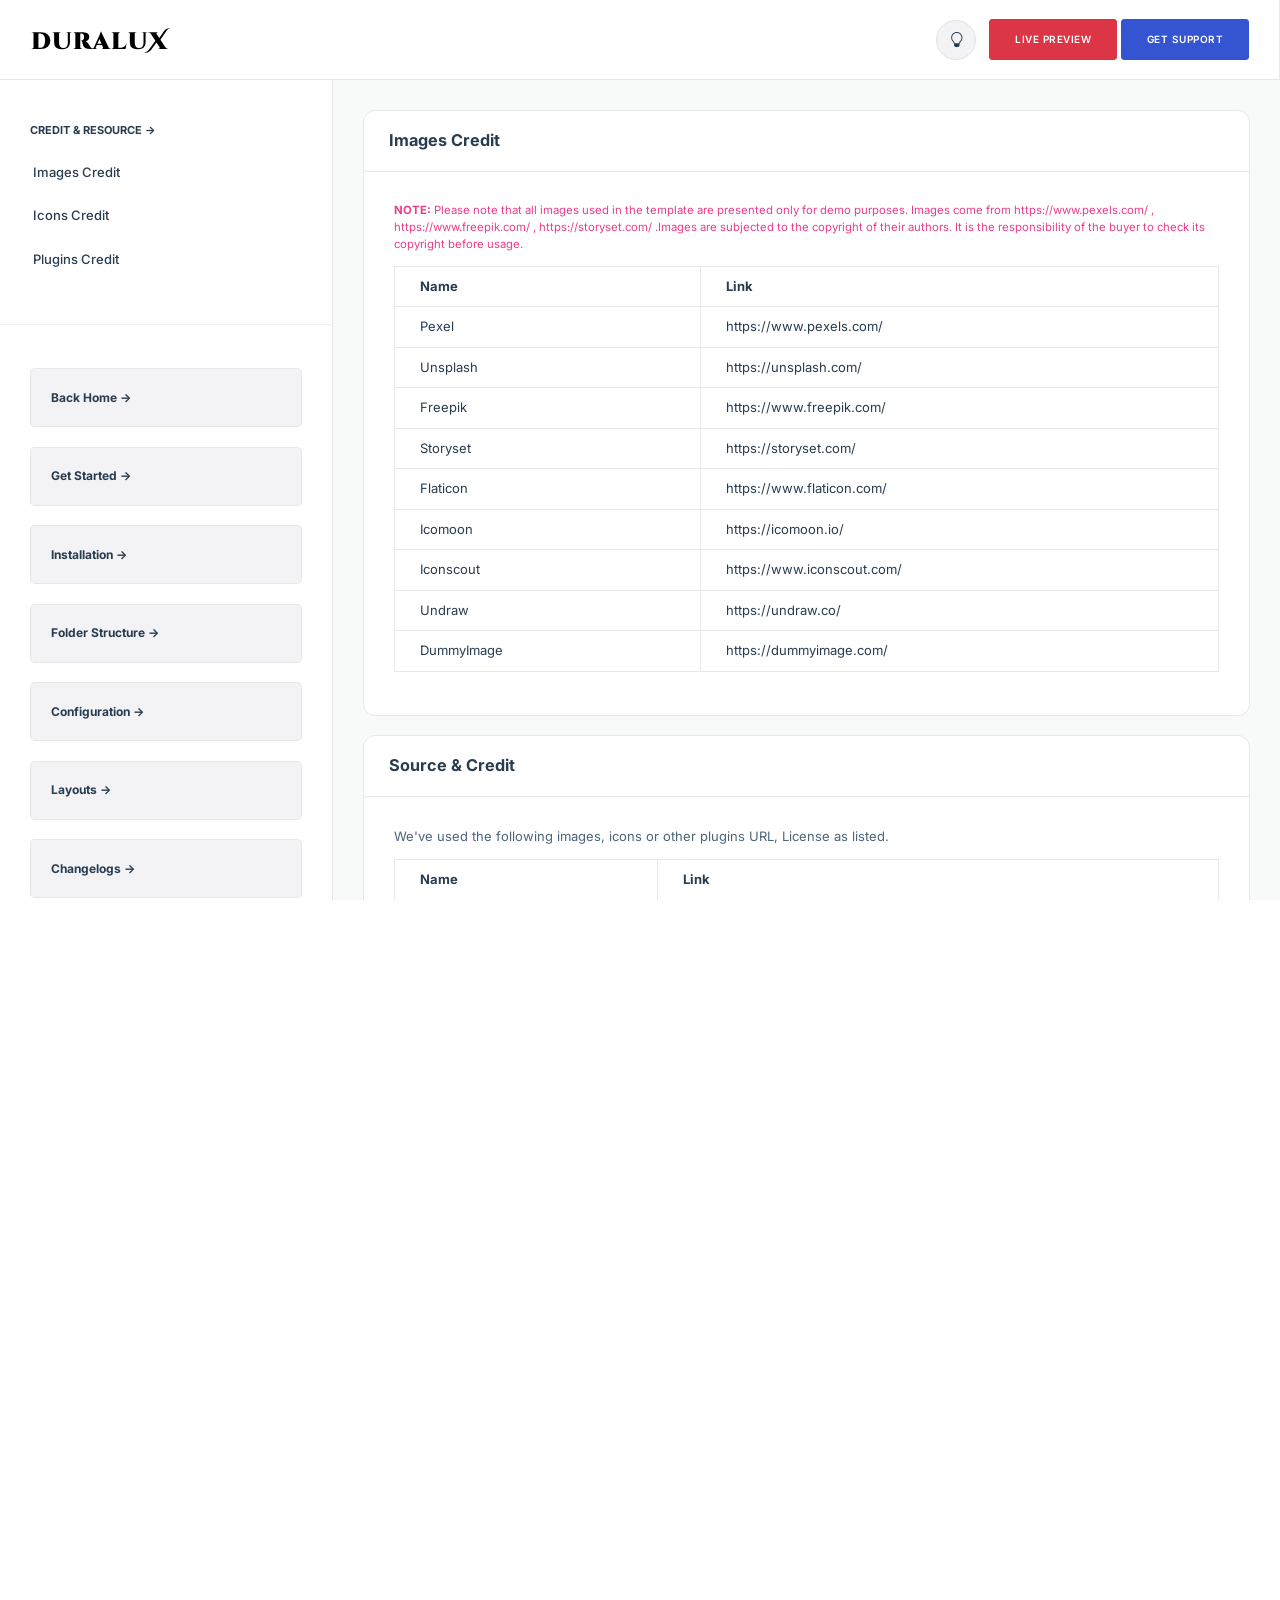
<file: docs/html/credit-resource.html>
<!DOCTYPE html>
<html lang="en">
	<head>
		<meta charset="utf-8" />
		<meta name="viewport" content="width=device-width, initial-scale=1, shrink-to-fit=no" />
		<meta name="author" content="Bootstrap-ecommerce by Vosidiy" />
		<title>Duralux - Creadit & Sources</title>
		<!-- ========== Start Favicon ========== -->
		<link type="image/x-icon" rel="shortcut icon" href="../assets/images/favicon.ico" />
		<!-- ========== End Favicon ========== -->
		<!-- ========== Start CSS Framework ========== -->
		<link type="text/css" rel="stylesheet" href="../assets/css/app.min.css" />
		<link type="text/css" rel="stylesheet" href="../assets/css/bootstrap.min.css" />
		<!-- ========== End CSS Framework ========== -->
		<!-- ========== Start Vandors CSS ========== -->
		<link type="text/css" rel="stylesheet" href="../assets/css/ui.css" />
		<link type="text/css" rel="stylesheet" href="../assets/css/rainbow.css" />
		<link type="text/css" rel="stylesheet" href="../assets/css/perfectScroll.css" />
		<link type="text/css" rel="stylesheet" href="../assets/fontawesome/css/all.min.css" />
		<link type="text/css" rel="stylesheet" href="../assets/css/bootstrap-icons.min.css " />
		<link type="text/css" rel="stylesheet" href="../assets/plugins/jstree/themes/default/style.min.css" />
		<!-- ========== End Vandors CSS ========== -->
		<!-- ========== Start Custom CSS ========== -->
		<link type="text/css" rel="stylesheet" href="../assets/css/style.css" />
		<link type="text/css" rel="stylesheet" href="../assets/css/responsive.css" media="only screen and (max-width: 1200px)" />
		<!-- ========== End Custom CSS ========== -->
	</head>
	<body>
		<div class="wrapper vh-100">
			<div class="row g-0">
				<!-- ========== Start Main Header ========== -->
				<div class="col-12">
					<header class="aside-header d-flex justify-content-between">
						<a href="/"><img class="title" src="./../assets/images/main-logo.png" alt="" /></a>
						<div class="hstack gap-3">
							<div class="d-lg-none">
								<a href="javascript:void(0);" class="wd-40 ht-40 bg-gray-100 d-flex justify-content-center align-items-center rounded-circle border lh-0 tx-dark" data-sidebar-toggler="sidebar-toggle">
									<i class="bi bi-list tx-18"></i>
								</a>
							</div>
							<div class="dropdown d-none d-sm-block">
								<a href="javascript:void(0);" class="wd-40 ht-40 bg-gray-100 d-flex justify-content-center align-items-center rounded-circle border lh-0 tx-dark" data-bs-toggle="dropdown" data-bs-offset="0,20">
									<i class="bi bi-lightbulb tx-15"></i>
								</a>
								<div class="dropdown-menu">
									<a class="dropdown-item" href="javascript:void(0);">
										<i class="tx-20 fa-brands fa-bootstrap me-3"></i>
										<span>Bootstrap</span>
									</a>
									<a class="dropdown-item disabled" href="javascript:void(0);">
										<i class="tx-20 fa-brands fa-react me-3"></i>
										<span>React <small class="tx-11">( coming soon )</small></span>
									</a>
									<a class="dropdown-item disabled" href="javascript:void(0);">
										<i class="tx-20 fa-brands fa-vuejs me-3"></i>
										<span>Vue <small class="tx-11">( coming soon )</small></span>
									</a>
									<a class="dropdown-item disabled" href="javascript:void(0);">
										<i class="tx-20 fa-brands fa-laravel me-3"></i>
										<span>Laravel <small class="tx-11">( coming soon )</small></span>
									</a>
									<a class="dropdown-item disabled" href="javascript:void(0);">
										<i class="tx-20 fa-brands fa-angular me-3"></i>
										<span>Angular <small class="tx-11">( coming soon )</small></span>
									</a>
									<div class="dropdown-divider"></div>
									<a class="dropdown-item" href="javascript:void(0);">
										<i class="fa-regular fa-life-ring me-3 tx-12"></i>
										<span class="tx-12 tx-bolder tx-uppercase">V_1.0.0</span>
									</a>
								</div>
							</div>
							<div class="hstack gap-1">
								<a href="#!" class="btn btn-danger">Live Preview</a>
								<a href="#!"  class="btn btn-primary d-none d-sm-flex">Get Support</a>
							</div>
						</div>
					</header>
				</div>
				<!-- ========== End Main Header ========== -->
				<!-- ========== Start Main Container ========== -->
				<div class="col-12">
					<div class="d-flex position-relative">
						<!-- ========== Start Aside ========== -->
						<aside class="aside-wrap wd-450">
							<div class="aside-content" id="navbar_aside">
								<div class="d-lg-none p-4 sidebar-toggler-header hstack justify-content-between">
									<h3 class="mb-0">Documentations</h3>
									<a href="javascript:void(0);" class="wd-40 ht-40 bg-gray-100 d-flex justify-content-center align-items-center rounded-circle lh-0 tx-dark float-end" data-sidebar-toggler="sidebar-toggle">
										<i class="bi bi-x tx-18"></i>
									</a>
								</div>
								<nav class="menu-wrap" id="sidebarMenuScroll">
									<ul class="menu-aside">
										<li class="tx-11 tx-dark tx-uppercase tx-bold manu-label">Credit & Resource &rarr;</li>
										<li><a class="page-scroll nav-link" href="#imagescredit">Images Credit</a></li>
										<li><a class="page-scroll nav-link" href="#iconscredit">Icons Credit</a></li>
										<li><a class="page-scroll nav-link" href="#pluginscredit">Plugins Credit</a></li>
									</ul>
								</nav>
								<hr class="tx-gray-400" />
								<div class="hstack flex-column pd-30 bg-white">
									<div class="w-100 h-100">
										<a href="../documentation.html" class="p-4 bg-gray-100 bd bd-gray-2 rounded mb-4 tx-12 tx-dark fw-bold d-block w-100" style="background: #f3f3f5">Back Home &rarr;</a>
										<a href="get-started.html" class="p-4 bg-gray-100 bd bd-gray-2 rounded mb-4 tx-12 tx-dark fw-bold d-block w-100" style="background: #f3f3f5">Get Started &rarr;</a>
										<a href="installation.html" class="p-4 bg-gray-100 bd bd-gray-2 rounded mb-4 tx-12 tx-dark fw-bold d-block w-100" style="background: #f3f3f5">Installation &rarr;</a>
										<a href="folder-structure.html" class="p-4 bg-gray-100 bd bd-gray-2 rounded mb-4 tx-12 tx-dark fw-bold d-block w-100" style="background: #f3f3f5">Folder Structure &rarr;</a>
										<a href="configuration.html" class="p-4 bg-gray-100 bd bd-gray-2 rounded mb-4 tx-12 tx-dark fw-bold d-block w-100" style="background: #f3f3f5">Configuration &rarr;</a>
										<a href="layouts.html" class="p-4 bg-gray-100 bd bd-gray-2 rounded mb-4 tx-12 tx-dark fw-bold d-block w-100" style="background: #f3f3f5">Layouts &rarr;</a>
										<a href="changelog.html" class="p-4 bg-gray-100 bd bd-gray-2 rounded mb-4 tx-12 tx-dark fw-bold d-block w-100" style="background: #f3f3f5">Changelogs &rarr;</a>
									</div>
									<div class="pd-t-30 w-100">
										<a href="https://www.themewagon.com/themes/Duralux-admin" target="_blank" class="btn btn-primary w-100">Download Now</a>
									</div>
								</div>
							</div>
						</aside>
						<!-- ========== End Aside ========== -->
						<!-- ========== Start Main Wrapper ========== -->
						<main class="main-wrap w-100">
							<div class="main-content container pb-4">
								<!-- ========== Start Images Credit ========== -->
								<section id="imagescredit">
									<div class="card mb-4">
										<div class="card-header">
											<h5 class="tx-bold tx-dark mb-0">Images Credit</h5>
										</div>
										<div class="card-body">
											<p class="tx-red"><strong>NOTE:</strong> Please note that all images used in the template are presented only for demo purposes. Images come from https://www.pexels.com/ , https://www.freepik.com/ , https://storyset.com/ .Images are subjected to the copyright of their authors. It is the responsibility of the buyer to check its copyright before usage.</p>
											<div class="table-responsive mb-0">
												<table class="table table-bordered">
													<thead>
														<tr>
															<th>Name</th>
															<th>Link</th>
														</tr>
													</thead>
													<tbody>
														<tr>
															<td>Pexel</td>
															<td><a target="_blank" href="https://www.pexels.com/" >https://www.pexels.com/</a></td>
														</tr>
														<tr>
															<td>Unsplash</td>
															<td><a target="_blank" href="https://unsplash.com/" >https://unsplash.com/</a></td>
														</tr>
														<tr>
															<td>Freepik</td>
															<td><a target="_blank" href="https://www.freepik.com/" >https://www.freepik.com/</a></td>
														</tr>
														<tr>
															<td>Storyset</td>
															<td><a target="_blank" href="https://storyset.com/" >https://storyset.com/</a></td>
														</tr>
														<tr>
															<td>Flaticon</td>
															<td><a target="_blank" href="https://www.flaticon.com/" >https://www.flaticon.com/</a></td>
														</tr>
														<tr>
															<td>Icomoon</td>
															<td><a target="_blank" href="https://icomoon.io/" >https://icomoon.io/</a></td>
														</tr>
														<tr>
															<td>Iconscout</td>
															<td><a target="_blank" href="https://www.iconscout.com/" >https://www.iconscout.com/</a></td>
														</tr>
														<tr>
															<td>Undraw</td>
															<td><a target="_blank" href="https://undraw.co/" >https://undraw.co/</a></td>
														</tr>
														<tr>
															<td>DummyImage</td>
															<td><a target="_blank" href="https://dummyimage.com/" >https://dummyimage.com/</a></td>
														</tr>
													</tbody>
												</table>
											</div>
										</div>
									</div>
								</section>
								<!-- ========== End Images Credit ========== -->
								<!-- ========== Start Icons Credit ========== -->
								<section id="iconscredit">
									<div class="card mb-4">
										<div class="card-header">
											<h5 class="tx-bold tx-dark mb-0">Source & Credit</h5>
										</div>
										<div class="card-body">
											<p>We've used the following images, icons or other plugins URL, License as listed.</p>
											<div class="table-responsive mb-0">
												<table class="table table-bordered">
													<thead>
														<tr>
															<th>Name</th>
															<th>Link</th>
														</tr>
													</thead>
													<tbody>
														<tr>
															<td>Bootstrap Icons</td>
															<td><a target="_blank" href="https://icons.getbootstrap.com/" >https://icons.getbootstrap.com/</a></td>
														</tr>
														<tr>
															<td>Feather Icons</td>
															<td><a target="_blank" href="https://feathericons.com/" >https://feathericons.com/</a></td>
														</tr>
														<tr>
															<td>Flag Icons</td>
															<td><a href="http://flag-icon-css.lip.is/" >http://flag-icon-css.lip.is/</a></td>
														</tr>
														<tr>
															<td>FontAwesome</td>
															<td><a target="_blank" href="https://fontawesome.com/" >https://fontawesome.com/</a></td>
														</tr>
														<tr>
															<td>MDI Icons</td>
															<td><a target="_blank" href="https://materialdesignicons.com/" >https://materialdesignicons.com/</a></td>
														</tr>
														<tr>
															<td>Themify Icons</td>
															<td><a target="_blank" href="https://themify.me/themify-icons" >https://themify.me/themify-icons</a></td>
														</tr>
														<tr>
															<td>Weather Icons</td>
															<td><a href="http://erikflowers.github.io/weather-icons" >http://erikflowers.github.io/weather-icons</a></td>
														</tr>
														<tr>
															<td>Simple Line Icons</td>
															<td><a target="_blank" href="https://github.com/thesabbir/simple-line-icons" >https://github.com/thesabbir/simple-line-icons</a></td>
														</tr>
													</tbody>
												</table>
											</div>
										</div>
									</div>
								</section>
								<!-- ========== End Icons Credit ========== -->
								<!-- ========== Start Plugins Credit ========== -->
								<section id="pluginscredit">
									<div class="card mb-4">
										<div class="card-header">
											<h5 class="tx-bold tx-dark mb-0">Plugins Credit</h5>
										</div>
										<div class="card-body">
											<p>We've used the following images, icons or other plugins URL, License as listed.</p>
											<div class="table-responsive mb-0">
												<table class="table table-bordered">
													<thead>
														<tr>
															<th>Name</th>
															<th>Link</th>
														</tr>
													</thead>
													<tbody>
														<tr>
															<td>Animate.css</td>
															<td><a target="_blank" href="https://daneden.github.io/animate.css/" >https://daneden.github.io/animate.css/</a></td>
														</tr>
														<tr>
															<td>Apex Charts</td>
															<td><a target="_blank" href="https://apexcharts.com/" >https://apexcharts.com/</a></td>
														</tr>
														<tr>
															<td>Bootstrap</td>
															<td><a target="_blank" href="https://getbootstrap.com/" >http://getbootstrap.com/</a></td>
														</tr>
														<tr>
															<td>Bootstrap colorpicker</td>
															<td><a target="_blank" href="https://farbelous.io/bootstrap-colorpicker/" >https://farbelous.io/bootstrap-colorpicker/</a></td>
														</tr>
														<tr>
															<td>Bootstrap datepicker</td>
															<td><a target="_blank" href="https://bootstrap-datepicker.readthedocs.io/en/latest/" >https://bootstrap-datepicker.readthedocs.io/en/latest/</a></td>
														</tr>
														<tr>
															<td>Bootstrap tag-input</td>
															<td><a target="_blank" href="https://bootstrap-tagsinput.github.io/bootstrap-tagsinput/" >https://bootstrap-tagsinput.github.io/bootstrap-tagsinput/</a></td>
														</tr>
														<tr>
															<td>Bootstrap Markdown</td>
															<td><a href="http://github.com/toopay/bootstrap-markdown" >http://github.com/toopay/bootstrap-markdown</a></td>
														</tr>
														<tr>
															<td>Bootstrap Treeview</td>
															<td><a target="_blank" href="https://github.com/jonmiles/bootstrap-treeview" >https://github.com/jonmiles/bootstrap-treeview</a></td>
														</tr>
														<tr>
															<td>Tui Calendar</td>
															<td><a target="_blank" href="https://ui.toast.com/tui-calendar" >https://ui.toast.com/tui-calendar</a></td>
														</tr>
														<tr>
															<td>Cleave.js</td>
															<td><a target="_blank" href="https://github.com/nosir/cleave.js" >https://github.com/nosir/cleave.js</a></td>
														</tr>
														<tr>
															<td>Chart.js</td>
															<td><a target="_blank" href="https://www.chartjs.org/" >https://www.chartjs.org/</a></td>
														</tr>
														<tr>
															<td>Chartist</td>
															<td><a target="_blank" href="https://gionkunz.github.io/chartist-js/" >https://gionkunz.github.io/chartist-js/</a></td>
														</tr>
														<tr>
															<td>Codemirror</td>
															<td><a target="_blank" href="https://codemirror.net/" >https://codemirror.net/</a></td>
														</tr>
														<tr>
															<td>Cropper.js</td>
															<td><a target="_blank" href="https://fengyuanchen.github.io/cropperjs" >https://fengyuanchen.github.io/cropperjs</a></td>
														</tr>
														<tr>
															<td>Dragula</td>
															<td><a target="_blank" href="https://bevacqua.github.io/dragula/" >https://bevacqua.github.io/dragula/</a></td>
														</tr>
														<tr>
															<td>Data Table</td>
															<td><a target="_blank" href="https://datatables.net/" >https://datatables.net/</a></td>
														</tr>
														<tr>
															<td>Dropify</td>
															<td><a target="_blank" href="https://github.com/JeremyFagis/dropify/" >https://github.com/JeremyFagis/dropify/</a></td>
														</tr>
														<tr>
															<td>Dropzone</td>
															<td><a target="_blank" href="https://www.dropzonejs.com/" >https://www.dropzonejs.com/</a></td>
														</tr>
														<tr>
															<td>Flatpickr</td>
															<td><a target="_blank" href="https://flatpickr.js.org/" >https://flatpickr.js.org/</a></td>
														</tr>
														<tr>
															<td>Full Calendar</td>
															<td><a target="_blank" href="https://fullcalendar.io/" >https://fullcalendar.io/</a></td>
														</tr>
														<tr>
															<td>Flow</td>
															<td><a target="_blank" href="https://flow.org/" >https://flow.org/</a></td>
														</tr>
														<tr>
															<td>Formatterjs</td>
															<td><a target="_blank" href="https://github.com/jaridmargolin/formatter.js" >https://github.com/jaridmargolin/formatter.js</a></td>
														</tr>
														<tr>
															<td>FooTable</td>
															<td><a href="http://fooplugins.com/plugins/footable-jquery/" >http://fooplugins.com/plugins/footable-jquery/</a></td>
														</tr>
														<tr>
															<td>Google Chart</td>
															<td><a target="_blank" href="https://developers.google.com/chart" >https://developers.google.com/chart</a></td>
														</tr>
														<tr>
															<td>Growl</td>
															<td><a href="http://ksylvest.github.io/jquery-growl/" >http://ksylvest.github.io/jquery-growl/</a></td>
														</tr>
														<tr>
															<td>Idletimer</td>
															<td><a target="_blank" href="https://github.com/thorst/jquery-idletimer" >https://github.com/thorst/jquery-idletimer</a></td>
														</tr>
														<tr>
															<td>Input Mask</td>
															<td><a target="_blank" href="https://robinherbots.github.io/Inputmask/" >https://robinherbots.github.io/Inputmask/</a></td>
														</tr>
														<tr>
															<td>Jquery</td>
															<td><a target="_blank" href="https://jquery.com/" >https://jquery.com/</a></td>
														</tr>
														<tr>
															<td>jQuery Steps</td>
															<td><a href="http://www.jquery-steps.com" >http://www.jquery-steps.com</a></td>
														</tr>
														<tr>
															<td>jQuery Toast Plugin</td>
															<td><a target="_blank" href="https://kamranahmed.info/toast" >https://kamranahmed.info/toast</a></td>
														</tr>
														<tr>
															<td>jQuery Validation</td>
															<td><a target="_blank" href="https://jqueryvalidation.org/" >https://jqueryvalidation.org/</a></td>
														</tr>
														<tr>
															<td>Jqvmap</td>
															<td><a target="_blank" href="https://github.com/10bestdesign/jqvmap" >https://github.com/10bestdesign/jqvmap</a></td>
														</tr>
														<tr>
															<td>jsGrid</td>
															<td><a href="http://js-grid.com" >http://js-grid.com</a></td>
														</tr>
														<tr>
															<td>Ladda</td>
															<td><a href="http://lab.hakim.se/ladda" >http://lab.hakim.se/ladda</a></td>
														</tr>
														<tr>
															<td>Moment js</td>
															<td><a target="_blank" href="https://momentjs.com/" >https://momentjs.com/</a></td>
														</tr>
														<tr>
															<td>Morris.js</td>
															<td><a target="_blank" href="https://morrisjs.github.io/morris.js/" >http://morrisjs.github.io/morris.js/</a></td>
														</tr>
														<tr>
															<td>Parsley</td>
															<td><a href="http://parsleyjs.org" >http://parsleyjs.org</a></td>
														</tr>
														<tr>
															<td>Popper Js</td>
															<td><a target="_blank" href="https://popper.js.org/" >https://popper.js.org/</a></td>
														</tr>
														<tr>
															<td>Pace</td>
															<td><a target="_blank" href="https://github.hubspot.com/pace/docs/welcome/" >https://github.hubspot.com/pace/docs/welcome/</a></td>
														</tr>
														<tr>
															<td>Swiper</td>
															<td><a href="http://www.idangero.us/swiper/" >http://www.idangero.us/swiper/</a></td>
														</tr>
														<tr>
															<td>Semantic UI</td>
															<td><a target="_blank" href="https://github.com/Semantic-Org/Semantic-UI" >https://github.com/Semantic-Org/Semantic-UI</a></td>
														</tr>
														<tr>
															<td>Select 2</td>
															<td><a target="_blank" href="https://select2.org/" >https://select2.org/</a></td>
														</tr>
														<tr>
															<td>Smart Wizard</td>
															<td><a href="http://techlaboratory.net/smartwizard" >http://techlaboratory.net/smartwizard</a></td>
														</tr>
														<tr>
															<td>Summernote</td>
															<td><a target="_blank" href="https://summernote.org/" >https://summernote.org/</a></td>
														</tr>
														<tr>
															<td>Toastr</td>
															<td><a target="_blank" href="https://github.com/CodeSeven/toastr" >https://github.com/CodeSeven/toastr</a></td>
														</tr>
														<tr>
															<td>Typeahead</td>
															<td><a target="_blank" href="https://github.com/twitter/typeahead.js" >https://github.com/twitter/typeahead.js</a></td>
														</tr>
													</tbody>
												</table>
											</div>
										</div>
									</div>
								</section>
								<!-- ========== End Plugins Credit ========== -->
								<hr class="bd-gray-400 mg-y-50" />
								<!-- ========== Start Quick Navigation ========== -->
								<div class="d-flex gap-5 justify-content-between text-justify">
									<a href="layouts.html" class="p-5 bg-gray-100 bd bd-gray-2 rounded mb-4 tx-12 tx-dark fw-bold d-block w-100" style="background: #f3f3f5"> &larr; Layouts</a>
									<a href="changelog.html" class="p-5 bg-gray-100 bd bd-gray-2 rounded mb-4 tx-12 tx-dark fw-bold d-block w-100 text-end" style="background: #f3f3f5">Changelogs &rarr;</a>
								</div>
								<!-- ========== End Quick Navigation ========== -->
							</div>
							<!-- ========== Start Footer ========== -->
							<footer class="copyright">
								<p class="tx-12 tx-spacing-1">
									<span>Copyright &copy;</span>
									<script>
										document.write(new Date().getFullYear());
									</script>
									<span class="tx-gray-300 mx-2">|</span>
									<span>By: <a target="_blank" href="https://wrapbootstrap.com/user/theme_ocean" target="_blank">theme_ocean</a></span> • <span>Distributed by: <a target="_blank" href="https://themewagon.com" target="_blank">ThemeWagon</a></span>
								</p>
							</footer>
							<!-- ========== End Footer ========== -->
						</main>
						<!-- ========== End Main Wrapper ========== -->
					</div>
				</div>
				<!-- ========== End Main Container ========== -->
			</div>
		</div>
		<!-- ========== Start Footer Script ========== -->
		<script src="../assets/js/jquery.min.js"></script>
		<script src="../assets/js/bootstrap.min.js"></script>
		<script src="../assets/js/highlight.pack.js"></script>
		<script src="../assets/js/perfectScroll.js"></script>
		<script src="../assets/plugins/jstree/jstree.min.js"></script>
		<script src="../assets/js/script.js"></script>
		<!-- ========== End Footer Script ========== -->
	</body>
</html>
</file>
<file: docs/assets/css/ui.css>
/* ================== HELPERS  =================== */
a:hover {
	text-decoration: none;
}

.img-wrap {
	text-align: center;
	display: block;
}
.img-wrap img {
	max-width: 100%;
}

.icon-wrap {
	text-align: center;
}

.zoom-in {
	-webkit-transition: -webkit-transform ease 0.3s;
	transition: -webkit-transform ease 0.3s;
	transition: transform ease 0.3s;
	transition: transform ease 0.3s, -webkit-transform ease 0.3s;
}

.zoom-wrap:hover .zoom-in {
	-webkit-transform: scale(1.1);
	transform: scale(1.1);
	-webkit-transition: -webkit-transform ease 0.3s;
	transition: -webkit-transform ease 0.3s;
	transition: transform ease 0.3s;
	transition: transform ease 0.3s, -webkit-transform ease 0.3s;
}

/* =================  DEFINED VARIABLES =================== */
.icon-xs,
.icon-sm,
.icon-md,
.icon-lg {
	display: inline-block;
	text-align: center;
}

.icon-xs {
	width: 32px;
	height: 32px;
	line-height: 32px;
	font-size: 16px;
}

.icon-sm {
	width: 42px;
	height: 42px;
	line-height: 42px;
	font-size: 22px;
}

.icon-md {
	width: 60px;
	height: 60px;
	line-height: 60px;
	font-size: 32px;
}

.icon-lg {
	width: 80px;
	height: 80px;
	line-height: 80px;
	font-size: 42px;
}

.img-xs,
.img-sm,
.img-md,
.img-lg {
	-o-object-fit: cover;
	object-fit: cover;
}

.img-xs {
	width: 40px;
	height: 40px;
}

.img-sm {
	width: 80px;
	height: 80px;
}

.img-md {
	width: 160px;
	height: 160px;
}

.img-lg {
	width: 400px;
	height: 300px;
}

.center-xy {
	top: 50%;
	left: 50%;
	position: absolute;
	-webkit-transform: translate(-50%, -50%);
	transform: translate(-50%, -50%);
}

.center-y {
	top: 50%;
	position: absolute;
	-webkit-transform: translateY(-50%);
	transform: translateY(-50%);
}

.center-x {
	left: 50%;
	position: absolute;
	-webkit-transform: translateX(-50%);
	transform: translateX(-50%);
}

.center {
	margin-left: auto;
	margin-right: auto;
}

.overflow-h {
	overflow: hidden;
}

.flip-h {
	-webkit-transform: scaleX(-1);
	transform: scaleX(-1);
}

.card-body-lg {
	padding: 2rem;
}

.shadow-in {
	-webkit-box-shadow: inset 0 2px 4px rgba(51, 51, 51, 0.4);
	box-shadow: inset 0 2px 4px rgba(51, 51, 51, 0.4);
}

.vh-100 {
	height: 100vh;
}

.vh-90 {
	height: 90vh;
}

.vh-80 {
	height: 80vh;
}

.vh-70 {
	height: 70vh;
}

.vh-60 {
	height: 60vh;
}

.vh-50 {
	height: 50vh;
}

[class*="hover-"] {
	-webkit-transition: 0.5s;
	transition: 0.5s;
}

.hover-shadow:hover {
	-webkit-box-shadow: 0 4px 15px rgba(51, 51, 51, 0.5);
	box-shadow: 0 4px 15px rgba(51, 51, 51, 0.5);
	-webkit-transition: 0.5s;
	transition: 0.5s;
}

.hover-bg:hover {
	background: #007bff;
	/* For browsers that do not support gradients */
	/* For Safari 5.1 to 6.0 */
	/* For Opera 11.1 to 12.0 */
	/* For Firefox 3.6 to 15 */
	background: -webkit-gradient(linear, left top, right bottom, from(#007bff), to(#007bff));
	background: linear-gradient(to bottom right, #007bff, #007bff);
	/* Standard syntax */
	-webkit-transition: 0.5s;
	transition: 0.5s;
}

.hover-zoom:hover {
	-webkit-transition: 0.5s;
	transition: 0.5s;
	-webkit-transform: scaleX(1);
	transform: scaleX(1);
}

/* ========== input with icon ==========  */
.input-icon {
	position: relative;
}
.input-icon i + input,
.input-icon i + select {
	padding-left: 36px;
}
.input-icon i {
	position: absolute;
	color: #ccc;
	z-index: 9;
	left: 7px;
	top: 4px;
	width: 24px;
	text-align: center;
	padding: 7px 0;
}

.form-inline .form-control-sm[type="number"] {
	max-width: 100px;
}

/* ========== borders ========== */
.border {
	border: 1px solid #dee2e6;
}

.border-left-white {
	border-left: 1px solid rgba(255, 255, 255, 0.3);
}

.border-right-white {
	border-right: 1px solid rgba(255, 255, 255, 0.3);
}

.border-top-white {
	border-top: 1px solid rgba(255, 255, 255, 0.3);
}

.border-bottom-white {
	border-bottom: 1px solid rgba(255, 255, 255, 0.3);
}

.circle {
	border-radius: 100%;
}

.round {
	border-radius: 200px;
}

/* ============== spacing ============== */
.padding-y {
	padding-top: 32px;
	padding-bottom: 32px;
}

.padding-top {
	padding-top: 32px;
}

.padding-bottom {
	padding-bottom: 32px;
}

.padding-y-lg {
	padding-top: 60px;
	padding-bottom: 50px;
}

.padding-top-lg {
	padding-top: 60px;
}

.padding-bottom-lg {
	padding-bottom: 60px;
}

.padding-y-sm {
	padding-top: 16px;
	padding-bottom: 16px;
}

.padding-top-sm {
	padding-top: 16px;
}

.padding-bottom-sm {
	padding-bottom: 16px;
}

.nopadding {
	padding: 0px;
}

.p0 {
	padding: 0px;
}

.p5 {
	padding: 5px;
}

.p7 {
	padding: 7px;
}

.p10 {
	padding: 10px;
}

.p15 {
	padding: 15px;
}

.p20 {
	padding: 20px;
}

.p30 {
	padding: 30px;
}

.p40 {
	padding: 40px;
}

.p50 {
	padding: 50px;
}

.p60 {
	padding: 60px;
}

.nomargin {
	margin: 0px;
}

.m0 {
	margin: 0px;
}

.m5 {
	margin: 5px;
}

.m7 {
	margin: 7px;
}

.m10 {
	margin: 10px;
}

.m15 {
	margin: 15px;
}

.m30 {
	margin: 30px;
}

.m40 {
	margin: 40px;
}

.m50 {
	margin: 50px;
}

.m60 {
	margin: 60px;
}

.relative {
	position: relative;
}

.absolute {
	position: absolute;
}

var {
	font-style: normal;
}

figure {
	margin-bottom: 0;
}

.form-noborder input,
.form-noborder select,
.form-noborder .btn {
	border: none;
}
.form-noborder select.form-control-lg:not([size]):not([multiple]) {
	height: 2.875rem;
}

/* all clearfix */
article:after,
.form-group:after {
	display: block;
	clear: both;
	content: "";
}

.border-cols:not(:last-child) {
	border-bottom: 1px solid #dee2e6;
}

.border-cols > [class*="col-"] {
	overflow: hidden;
	border-color: #dee2e6;
	border-width: 0 0 0 1px;
	border-style: solid;
}

/* -------------------- small grid gutter --------------------- */
.row-sm {
	margin-right: -7px;
	margin-left: -7px;
	display: -ms-flexbox;
	display: -webkit-box;
	display: flex;
	-ms-flex-wrap: wrap;
	flex-wrap: wrap;
}

.row-sm > [class^="col"] {
	padding-left: 7px;
	padding-right: 7px;
}

.bg-white {
	background-color: #fff !important;
}

.bg-white-50 {
	background-color: rgba(255, 255, 255, 0.5);
}

.bg-dark-50 {
	background-color: rgba(0, 0, 0, 0.5);
}

.bg-grad-primary {
	background: #3395ff;
	/* For browsers that do not support gradients */
	/* For Safari 5.1 to 6.0 */
	/* For Opera 11.1 to 12.0 */
	/* For Firefox 3.6 to 15 */
	background: -webkit-gradient(linear, left top, right bottom, from(#0062cc), to(#3395ff));
	background: linear-gradient(to bottom right, #0062cc, #3395ff);
	/* Standard syntax */
}

.bg {
	background-color: #f8f8f8 !important;
}

.bg2 {
	background-color: #eceded !important;
}

.bg-purple {
	background-color: #6f42c1;
}

.bg-orange {
	background-color: #fd7e14;
}

.bg-green {
	background-color: #28a745;
}

.bg-blue {
	background-color: #007bff;
}

.bg-pattern {
	background-image: url(../images/banners/bg-pattern.svg), linear-gradient(135deg, #007bff, #0062cc);
	background-size: cover, auto;
	background-repeat: no-repeat, repeat;
	background-position: 0px 0px, 50% 50%;
}

.bg-img {
	overflow: hidden;
	background-color: #ddd;
	background-image: linear-gradient(135deg, rgba(51, 149, 255, 0.8), rgba(0, 98, 204, 0.9)), url("../images/banners/bg-cpu.jpg");
	background-position: 0px 0px, 50% 50%;
	background-size: auto cover;
}

.overlay-grad {
	position: relative;
}
.overlay-grad:before {
	position: absolute;
	content: "";
	display: block;
	top: 0;
	left: 0;
	right: 0;
	bottom: 0;
	opacity: 0.6;
	-webkit-transition: 0.5s;
	transition: 0.5s;
	background: #6c757d;
	/* For browsers that do not support gradients */
	/* For Safari 5.1 to 6.0 */
	/* For Opera 11.1 to 12.0 */
	/* For Firefox 3.6 to 15 */
	background: -webkit-gradient(linear, left top, right bottom, from(#007bff), to(#6c757d));
	background: linear-gradient(to bottom right, #007bff, #6c757d);
	/* Standard syntax */
}
.overlay-grad:hover:before {
	opacity: 0.9;
}

/* --------------------- titles ---------------------- */
.section-heading {
	margin-bottom: 20px;
	margin-top: 10px;
}

.title-section {
	padding-right: 15px;
}

.title-text {
	margin-top: 45px;
	margin-bottom: 20px;
}

.title-category {
	margin: 0;
	padding: 1rem 1rem;
}

.title-bg {
	padding: 7px 15px;
	color: #fff;
}

.font-title {
	font-family: "Nunito", sans-serif;
}

.text-lg {
	font-size: 125%;
}

.word-limit {
	height: 40px;
	line-height: 20px;
}

/* ==================  title element ================ */
.heading-line {
	position: relative;
}
.heading-line .title-section {
	position: relative;
	display: inline-block;
	padding-right: 15px;
	background-color: inherit;
	z-index: 2;
}

.heading-line::before {
	top: 43%;
	border-top-style: solid;
	content: "";
	position: absolute;
	left: auto;
	right: 0;
	width: 100%;
	height: 0;
	border: 3px solid #e9eaef;
	overflow: hidden;
}

.b {
	font-weight: 600;
}

.white {
	color: #fff;
}

.black,
.dark {
	color: #000;
}

/* ==================  title helpers ================ */
.rtl {
	direction: rtl;
}

.ltr {
	direction: ltr;
}

.lh-sm {
	line-height: 1.2;
}

.lh-lg {
	line-height: 1.6;
}

/*! 
 * grid for 24 of 1 
 * made by bootstrap-ecommerce.com
*/
.col-1-24 {
	-webkit-box-flex: 0;
	-ms-flex: 0 0 4.1666666667%;
	flex: 0 0 4.1666666667%;
	max-width: 4.1666666667%;
}

.col-2-24 {
	-webkit-box-flex: 0;
	-ms-flex: 0 0 8.3333333333%;
	flex: 0 0 8.3333333333%;
	max-width: 8.3333333333%;
}

.col-3-24 {
	-webkit-box-flex: 0;
	-ms-flex: 0 0 12.5%;
	flex: 0 0 12.5%;
	max-width: 12.5%;
}

.col-4-24 {
	-webkit-box-flex: 0;
	-ms-flex: 0 0 16.6666666667%;
	flex: 0 0 16.6666666667%;
	max-width: 16.6666666667%;
}

.col-5-24 {
	-webkit-box-flex: 0;
	-ms-flex: 0 0 20.8333333333%;
	flex: 0 0 20.8333333333%;
	max-width: 20.8333333333%;
}

.col-6-24 {
	-webkit-box-flex: 0;
	-ms-flex: 0 0 25%;
	flex: 0 0 25%;
	max-width: 25%;
}

.col-7-24 {
	-webkit-box-flex: 0;
	-ms-flex: 0 0 29.1666666667%;
	flex: 0 0 29.1666666667%;
	max-width: 29.1666666667%;
}

.col-8-24 {
	-webkit-box-flex: 0;
	-ms-flex: 0 0 33.3333333333%;
	flex: 0 0 33.3333333333%;
	max-width: 33.3333333333%;
}

.col-9-24 {
	-webkit-box-flex: 0;
	-ms-flex: 0 0 37.5%;
	flex: 0 0 37.5%;
	max-width: 37.5%;
}

.col-10-24 {
	-webkit-box-flex: 0;
	-ms-flex: 0 0 41.6666666667%;
	flex: 0 0 41.6666666667%;
	max-width: 41.6666666667%;
}

.col-11-24 {
	-webkit-box-flex: 0;
	-ms-flex: 0 0 45.8333333333%;
	flex: 0 0 45.8333333333%;
	max-width: 45.8333333333%;
}

.col-12-24 {
	-webkit-box-flex: 0;
	-ms-flex: 0 0 50%;
	flex: 0 0 50%;
	max-width: 50%;
}

.col-13-24 {
	-webkit-box-flex: 0;
	-ms-flex: 0 0 54.1666666667%;
	flex: 0 0 54.1666666667%;
	max-width: 54.1666666667%;
}

.col-14-24 {
	-webkit-box-flex: 0;
	-ms-flex: 0 0 58.3333333333%;
	flex: 0 0 58.3333333333%;
	max-width: 58.3333333333%;
}

.col-15-24 {
	-webkit-box-flex: 0;
	-ms-flex: 0 0 62.5%;
	flex: 0 0 62.5%;
	max-width: 62.5%;
}

.col-16-24 {
	-webkit-box-flex: 0;
	-ms-flex: 0 0 66.6666666667%;
	flex: 0 0 66.6666666667%;
	max-width: 66.6666666667%;
}

.col-17-24 {
	-webkit-box-flex: 0;
	-ms-flex: 0 0 70.8333333333%;
	flex: 0 0 70.8333333333%;
	max-width: 70.8333333333%;
}

.col-18-24 {
	-webkit-box-flex: 0;
	-ms-flex: 0 0 75%;
	flex: 0 0 75%;
	max-width: 75%;
}

.col-19-24 {
	-webkit-box-flex: 0;
	-ms-flex: 0 0 79.1666666667%;
	flex: 0 0 79.1666666667%;
	max-width: 79.1666666667%;
}

.col-20-24 {
	-webkit-box-flex: 0;
	-ms-flex: 0 0 83.3333333333%;
	flex: 0 0 83.3333333333%;
	max-width: 83.3333333333%;
}

.col-21-24 {
	-webkit-box-flex: 0;
	-ms-flex: 0 0 87.5%;
	flex: 0 0 87.5%;
	max-width: 87.5%;
}

.col-22-24 {
	-webkit-box-flex: 0;
	-ms-flex: 0 0 91.6666666667%;
	flex: 0 0 91.6666666667%;
	max-width: 91.6666666667%;
}

.col-23-24 {
	-webkit-box-flex: 0;
	-ms-flex: 0 0 95.8333333333%;
	flex: 0 0 95.8333333333%;
	max-width: 95.8333333333%;
}

.col-24,
.col-24-24 {
	-webkit-box-flex: 0;
	-ms-flex: 0 0 100%;
	flex: 0 0 100%;
	max-width: 100%;
}

.offset-1-24 {
	margin-left: 4.1666666667%;
}

.offset-2-24 {
	margin-left: 8.3333333333%;
}

.offset-3-24 {
	margin-left: 12.5%;
}

.offset-4-24 {
	margin-left: 16.6666666667%;
}

.offset-5-24 {
	margin-left: 20.8333333333%;
}

.offset-6-24 {
	margin-left: 25%;
}

.offset-7-24 {
	margin-left: 29.1666666667%;
}

.offset-8-24 {
	margin-left: 33.3333333333%;
}

.offset-9-24 {
	margin-left: 37.5%;
}

.offset-10-24 {
	margin-left: 41.6666666667%;
}

.offset-11-24 {
	margin-left: 45.8333333333%;
}

.offset-12-24 {
	margin-left: 50%;
}

.offset-13-24 {
	margin-left: 54.1666666667%;
}

.offset-14-24 {
	margin-left: 58.3333333333%;
}

.offset-15-24 {
	margin-left: 62.5%;
}

.offset-16-24 {
	margin-left: 66.6666666667%;
}

.offset-17-24 {
	margin-left: 70.8333333333%;
}

.offset-18-24 {
	margin-left: 75%;
}

.offset-19-24 {
	margin-left: 79.1666666667%;
}

.offset-20-24 {
	margin-left: 83.3333333333%;
}

.offset-21-24 {
	margin-left: 87.5%;
}

.offset-22-24 {
	margin-left: 91.6666666667%;
}

.offset-23-24 {
	margin-left: 95.8333333333%;
}

@media (min-width: 576px) {
	.col-sm-1-24 {
		-webkit-box-flex: 0;
		-ms-flex: 0 0 4.1666666667%;
		flex: 0 0 4.1666666667%;
		max-width: 4.1666666667%;
	}

	.col-sm-2-24 {
		-webkit-box-flex: 0;
		-ms-flex: 0 0 8.3333333333%;
		flex: 0 0 8.3333333333%;
		max-width: 8.3333333333%;
	}

	.col-sm-3-24 {
		-webkit-box-flex: 0;
		-ms-flex: 0 0 12.5%;
		flex: 0 0 12.5%;
		max-width: 12.5%;
	}

	.col-sm-4-24 {
		-webkit-box-flex: 0;
		-ms-flex: 0 0 16.6666666667%;
		flex: 0 0 16.6666666667%;
		max-width: 16.6666666667%;
	}

	.col-sm-5-24 {
		-webkit-box-flex: 0;
		-ms-flex: 0 0 20.8333333333%;
		flex: 0 0 20.8333333333%;
		max-width: 20.8333333333%;
	}

	.col-sm-6-24 {
		-webkit-box-flex: 0;
		-ms-flex: 0 0 25%;
		flex: 0 0 25%;
		max-width: 25%;
	}

	.col-sm-7-24 {
		-webkit-box-flex: 0;
		-ms-flex: 0 0 29.1666666667%;
		flex: 0 0 29.1666666667%;
		max-width: 29.1666666667%;
	}

	.col-sm-8-24 {
		-webkit-box-flex: 0;
		-ms-flex: 0 0 33.3333333333%;
		flex: 0 0 33.3333333333%;
		max-width: 33.3333333333%;
	}

	.col-sm-9-24 {
		-webkit-box-flex: 0;
		-ms-flex: 0 0 37.5%;
		flex: 0 0 37.5%;
		max-width: 37.5%;
	}

	.col-sm-10-24 {
		-webkit-box-flex: 0;
		-ms-flex: 0 0 41.6666666667%;
		flex: 0 0 41.6666666667%;
		max-width: 41.6666666667%;
	}

	.col-sm-11-24 {
		-webkit-box-flex: 0;
		-ms-flex: 0 0 45.8333333333%;
		flex: 0 0 45.8333333333%;
		max-width: 45.8333333333%;
	}

	.col-sm-12-24 {
		-webkit-box-flex: 0;
		-ms-flex: 0 0 50%;
		flex: 0 0 50%;
		max-width: 50%;
	}

	.col-sm-13-24 {
		-webkit-box-flex: 0;
		-ms-flex: 0 0 54.1666666667%;
		flex: 0 0 54.1666666667%;
		max-width: 54.1666666667%;
	}

	.col-sm-14-24 {
		-webkit-box-flex: 0;
		-ms-flex: 0 0 58.3333333333%;
		flex: 0 0 58.3333333333%;
		max-width: 58.3333333333%;
	}

	.col-sm-15-24 {
		-webkit-box-flex: 0;
		-ms-flex: 0 0 62.5%;
		flex: 0 0 62.5%;
		max-width: 62.5%;
	}

	.col-sm-16-24 {
		-webkit-box-flex: 0;
		-ms-flex: 0 0 66.6666666667%;
		flex: 0 0 66.6666666667%;
		max-width: 66.6666666667%;
	}

	.col-sm-17-24 {
		-webkit-box-flex: 0;
		-ms-flex: 0 0 70.8333333333%;
		flex: 0 0 70.8333333333%;
		max-width: 70.8333333333%;
	}

	.col-sm-18-24 {
		-webkit-box-flex: 0;
		-ms-flex: 0 0 75%;
		flex: 0 0 75%;
		max-width: 75%;
	}

	.col-sm-19-24 {
		-webkit-box-flex: 0;
		-ms-flex: 0 0 79.1666666667%;
		flex: 0 0 79.1666666667%;
		max-width: 79.1666666667%;
	}

	.col-sm-20-24 {
		-webkit-box-flex: 0;
		-ms-flex: 0 0 83.3333333333%;
		flex: 0 0 83.3333333333%;
		max-width: 83.3333333333%;
	}

	.col-sm-21-24 {
		-webkit-box-flex: 0;
		-ms-flex: 0 0 87.5%;
		flex: 0 0 87.5%;
		max-width: 87.5%;
	}

	.col-sm-22-24 {
		-webkit-box-flex: 0;
		-ms-flex: 0 0 91.6666666667%;
		flex: 0 0 91.6666666667%;
		max-width: 91.6666666667%;
	}

	.col-sm-23-24 {
		-webkit-box-flex: 0;
		-ms-flex: 0 0 95.8333333333%;
		flex: 0 0 95.8333333333%;
		max-width: 95.8333333333%;
	}

	.col-sm-24,
	.col-sm-24-24 {
		-webkit-box-flex: 0;
		-ms-flex: 0 0 100%;
		flex: 0 0 100%;
		max-width: 100%;
	}

	.offset-sm-1-24 {
		margin-left: 4.1666666667%;
	}

	.offset-sm-2-24 {
		margin-left: 8.3333333333%;
	}

	.offset-sm-3-24 {
		margin-left: 12.5%;
	}

	.offset-sm-4-24 {
		margin-left: 16.6666666667%;
	}

	.offset-sm-5-24 {
		margin-left: 20.8333333333%;
	}

	.offset-sm-6-24 {
		margin-left: 25%;
	}

	.offset-sm-7-24 {
		margin-left: 29.1666666667%;
	}

	.offset-sm-8-24 {
		margin-left: 33.3333333333%;
	}

	.offset-sm-9-24 {
		margin-left: 37.5%;
	}

	.offset-sm-10-24 {
		margin-left: 41.6666666667%;
	}

	.offset-sm-11-24 {
		margin-left: 45.8333333333%;
	}

	.offset-sm-12-24 {
		margin-left: 50%;
	}

	.offset-sm-13-24 {
		margin-left: 54.1666666667%;
	}

	.offset-sm-14-24 {
		margin-left: 58.3333333333%;
	}

	.offset-sm-15-24 {
		margin-left: 62.5%;
	}

	.offset-sm-16-24 {
		margin-left: 66.6666666667%;
	}

	.offset-sm-17-24 {
		margin-left: 70.8333333333%;
	}

	.offset-sm-18-24 {
		margin-left: 75%;
	}

	.offset-sm-19-24 {
		margin-left: 79.1666666667%;
	}

	.offset-sm-20-24 {
		margin-left: 83.3333333333%;
	}

	.offset-sm-21-24 {
		margin-left: 87.5%;
	}

	.offset-sm-22-24 {
		margin-left: 91.6666666667%;
	}

	.offset-sm-23-24 {
		margin-left: 95.8333333333%;
	}
}
@media (min-width: 768px) {
	.col-md-1-24 {
		-webkit-box-flex: 0;
		-ms-flex: 0 0 4.1666666667%;
		flex: 0 0 4.1666666667%;
		max-width: 4.1666666667%;
	}

	.col-md-2-24 {
		-webkit-box-flex: 0;
		-ms-flex: 0 0 8.3333333333%;
		flex: 0 0 8.3333333333%;
		max-width: 8.3333333333%;
	}

	.col-md-3-24 {
		-webkit-box-flex: 0;
		-ms-flex: 0 0 12.5%;
		flex: 0 0 12.5%;
		max-width: 12.5%;
	}

	.col-md-4-24 {
		-webkit-box-flex: 0;
		-ms-flex: 0 0 16.6666666667%;
		flex: 0 0 16.6666666667%;
		max-width: 16.6666666667%;
	}

	.col-md-5-24 {
		-webkit-box-flex: 0;
		-ms-flex: 0 0 20.8333333333%;
		flex: 0 0 20.8333333333%;
		max-width: 20.8333333333%;
	}

	.col-md-6-24 {
		-webkit-box-flex: 0;
		-ms-flex: 0 0 25%;
		flex: 0 0 25%;
		max-width: 25%;
	}

	.col-md-7-24 {
		-webkit-box-flex: 0;
		-ms-flex: 0 0 29.1666666667%;
		flex: 0 0 29.1666666667%;
		max-width: 29.1666666667%;
	}

	.col-md-8-24 {
		-webkit-box-flex: 0;
		-ms-flex: 0 0 33.3333333333%;
		flex: 0 0 33.3333333333%;
		max-width: 33.3333333333%;
	}

	.col-md-9-24 {
		-webkit-box-flex: 0;
		-ms-flex: 0 0 37.5%;
		flex: 0 0 37.5%;
		max-width: 37.5%;
	}

	.col-md-10-24 {
		-webkit-box-flex: 0;
		-ms-flex: 0 0 41.6666666667%;
		flex: 0 0 41.6666666667%;
		max-width: 41.6666666667%;
	}

	.col-md-11-24 {
		-webkit-box-flex: 0;
		-ms-flex: 0 0 45.8333333333%;
		flex: 0 0 45.8333333333%;
		max-width: 45.8333333333%;
	}

	.col-md-12-24 {
		-webkit-box-flex: 0;
		-ms-flex: 0 0 50%;
		flex: 0 0 50%;
		max-width: 50%;
	}

	.col-md-13-24 {
		-webkit-box-flex: 0;
		-ms-flex: 0 0 54.1666666667%;
		flex: 0 0 54.1666666667%;
		max-width: 54.1666666667%;
	}

	.col-md-14-24 {
		-webkit-box-flex: 0;
		-ms-flex: 0 0 58.3333333333%;
		flex: 0 0 58.3333333333%;
		max-width: 58.3333333333%;
	}

	.col-md-15-24 {
		-webkit-box-flex: 0;
		-ms-flex: 0 0 62.5%;
		flex: 0 0 62.5%;
		max-width: 62.5%;
	}

	.col-md-16-24 {
		-webkit-box-flex: 0;
		-ms-flex: 0 0 66.6666666667%;
		flex: 0 0 66.6666666667%;
		max-width: 66.6666666667%;
	}

	.col-md-17-24 {
		-webkit-box-flex: 0;
		-ms-flex: 0 0 70.8333333333%;
		flex: 0 0 70.8333333333%;
		max-width: 70.8333333333%;
	}

	.col-md-18-24 {
		-webkit-box-flex: 0;
		-ms-flex: 0 0 75%;
		flex: 0 0 75%;
		max-width: 75%;
	}

	.col-md-19-24 {
		-webkit-box-flex: 0;
		-ms-flex: 0 0 79.1666666667%;
		flex: 0 0 79.1666666667%;
		max-width: 79.1666666667%;
	}

	.col-md-20-24 {
		-webkit-box-flex: 0;
		-ms-flex: 0 0 83.3333333333%;
		flex: 0 0 83.3333333333%;
		max-width: 83.3333333333%;
	}

	.col-md-21-24 {
		-webkit-box-flex: 0;
		-ms-flex: 0 0 87.5%;
		flex: 0 0 87.5%;
		max-width: 87.5%;
	}

	.col-md-22-24 {
		-webkit-box-flex: 0;
		-ms-flex: 0 0 91.6666666667%;
		flex: 0 0 91.6666666667%;
		max-width: 91.6666666667%;
	}

	.col-md-23-24 {
		-webkit-box-flex: 0;
		-ms-flex: 0 0 95.8333333333%;
		flex: 0 0 95.8333333333%;
		max-width: 95.8333333333%;
	}

	.col-md-24,
	.col-md-24-24 {
		-webkit-box-flex: 0;
		-ms-flex: 0 0 100%;
		flex: 0 0 100%;
		max-width: 100%;
	}

	.offset-md-1-24 {
		margin-left: 4.1666666667%;
	}

	.offset-md-2-24 {
		margin-left: 8.3333333333%;
	}

	.offset-md-3-24 {
		margin-left: 12.5%;
	}

	.offset-md-4-24 {
		margin-left: 16.6666666667%;
	}

	.offset-md-5-24 {
		margin-left: 20.8333333333%;
	}

	.offset-md-6-24 {
		margin-left: 25%;
	}

	.offset-md-7-24 {
		margin-left: 29.1666666667%;
	}

	.offset-md-8-24 {
		margin-left: 33.3333333333%;
	}

	.offset-md-9-24 {
		margin-left: 37.5%;
	}

	.offset-md-10-24 {
		margin-left: 41.6666666667%;
	}

	.offset-md-11-24 {
		margin-left: 45.8333333333%;
	}

	.offset-md-12-24 {
		margin-left: 50%;
	}

	.offset-md-13-24 {
		margin-left: 54.1666666667%;
	}

	.offset-md-14-24 {
		margin-left: 58.3333333333%;
	}

	.offset-md-15-24 {
		margin-left: 62.5%;
	}

	.offset-md-16-24 {
		margin-left: 66.6666666667%;
	}

	.offset-md-17-24 {
		margin-left: 70.8333333333%;
	}

	.offset-md-18-24 {
		margin-left: 75%;
	}

	.offset-md-19-24 {
		margin-left: 79.1666666667%;
	}

	.offset-md-20-24 {
		margin-left: 83.3333333333%;
	}

	.offset-md-21-24 {
		margin-left: 87.5%;
	}

	.offset-md-22-24 {
		margin-left: 91.6666666667%;
	}

	.offset-md-23-24 {
		margin-left: 95.8333333333%;
	}
}
@media (min-width: 992px) {
	.col-lg-1-24 {
		-webkit-box-flex: 0;
		-ms-flex: 0 0 4.1666666667%;
		flex: 0 0 4.1666666667%;
		max-width: 4.1666666667%;
	}

	.col-lg-2-24 {
		-webkit-box-flex: 0;
		-ms-flex: 0 0 8.3333333333%;
		flex: 0 0 8.3333333333%;
		max-width: 8.3333333333%;
	}

	.col-lg-3-24 {
		-webkit-box-flex: 0;
		-ms-flex: 0 0 12.5%;
		flex: 0 0 12.5%;
		max-width: 12.5%;
	}

	.col-lg-4-24 {
		-webkit-box-flex: 0;
		-ms-flex: 0 0 16.6666666667%;
		flex: 0 0 16.6666666667%;
		max-width: 16.6666666667%;
	}

	.col-lg-5-24 {
		-webkit-box-flex: 0;
		-ms-flex: 0 0 20.8333333333%;
		flex: 0 0 20.8333333333%;
		max-width: 20.8333333333%;
	}

	.col-lg-6-24 {
		-webkit-box-flex: 0;
		-ms-flex: 0 0 25%;
		flex: 0 0 25%;
		max-width: 25%;
	}

	.col-lg-7-24 {
		-webkit-box-flex: 0;
		-ms-flex: 0 0 29.1666666667%;
		flex: 0 0 29.1666666667%;
		max-width: 29.1666666667%;
	}

	.col-lg-8-24 {
		-webkit-box-flex: 0;
		-ms-flex: 0 0 33.3333333333%;
		flex: 0 0 33.3333333333%;
		max-width: 33.3333333333%;
	}

	.col-lg-9-24 {
		-webkit-box-flex: 0;
		-ms-flex: 0 0 37.5%;
		flex: 0 0 37.5%;
		max-width: 37.5%;
	}

	.col-lg-10-24 {
		-webkit-box-flex: 0;
		-ms-flex: 0 0 41.6666666667%;
		flex: 0 0 41.6666666667%;
		max-width: 41.6666666667%;
	}

	.col-lg-11-24 {
		-webkit-box-flex: 0;
		-ms-flex: 0 0 45.8333333333%;
		flex: 0 0 45.8333333333%;
		max-width: 45.8333333333%;
	}

	.col-lg-12-24 {
		-webkit-box-flex: 0;
		-ms-flex: 0 0 50%;
		flex: 0 0 50%;
		max-width: 50%;
	}

	.col-lg-13-24 {
		-webkit-box-flex: 0;
		-ms-flex: 0 0 54.1666666667%;
		flex: 0 0 54.1666666667%;
		max-width: 54.1666666667%;
	}

	.col-lg-14-24 {
		-webkit-box-flex: 0;
		-ms-flex: 0 0 58.3333333333%;
		flex: 0 0 58.3333333333%;
		max-width: 58.3333333333%;
	}

	.col-lg-15-24 {
		-webkit-box-flex: 0;
		-ms-flex: 0 0 62.5%;
		flex: 0 0 62.5%;
		max-width: 62.5%;
	}

	.col-lg-16-24 {
		-webkit-box-flex: 0;
		-ms-flex: 0 0 66.6666666667%;
		flex: 0 0 66.6666666667%;
		max-width: 66.6666666667%;
	}

	.col-lg-17-24 {
		-webkit-box-flex: 0;
		-ms-flex: 0 0 70.8333333333%;
		flex: 0 0 70.8333333333%;
		max-width: 70.8333333333%;
	}

	.col-lg-18-24 {
		-webkit-box-flex: 0;
		-ms-flex: 0 0 75%;
		flex: 0 0 75%;
		max-width: 75%;
	}

	.col-lg-19-24 {
		-webkit-box-flex: 0;
		-ms-flex: 0 0 79.1666666667%;
		flex: 0 0 79.1666666667%;
		max-width: 79.1666666667%;
	}

	.col-lg-20-24 {
		-webkit-box-flex: 0;
		-ms-flex: 0 0 83.3333333333%;
		flex: 0 0 83.3333333333%;
		max-width: 83.3333333333%;
	}

	.col-lg-21-24 {
		-webkit-box-flex: 0;
		-ms-flex: 0 0 87.5%;
		flex: 0 0 87.5%;
		max-width: 87.5%;
	}

	.col-lg-22-24 {
		-webkit-box-flex: 0;
		-ms-flex: 0 0 91.6666666667%;
		flex: 0 0 91.6666666667%;
		max-width: 91.6666666667%;
	}

	.col-lg-23-24 {
		-webkit-box-flex: 0;
		-ms-flex: 0 0 95.8333333333%;
		flex: 0 0 95.8333333333%;
		max-width: 95.8333333333%;
	}

	.col-lg-24,
	.col-lg-24-24 {
		-webkit-box-flex: 0;
		-ms-flex: 0 0 100%;
		flex: 0 0 100%;
		max-width: 100%;
	}

	.offset-lg-1-24 {
		margin-left: 4.1666666667%;
	}

	.offset-lg-2-24 {
		margin-left: 8.3333333333%;
	}

	.offset-lg-3-24 {
		margin-left: 12.5%;
	}

	.offset-lg-4-24 {
		margin-left: 16.6666666667%;
	}

	.offset-lg-5-24 {
		margin-left: 20.8333333333%;
	}

	.offset-lg-6-24 {
		margin-left: 25%;
	}

	.offset-lg-7-24 {
		margin-left: 29.1666666667%;
	}

	.offset-lg-8-24 {
		margin-left: 33.3333333333%;
	}

	.offset-lg-9-24 {
		margin-left: 37.5%;
	}

	.offset-lg-10-24 {
		margin-left: 41.6666666667%;
	}

	.offset-lg-11-24 {
		margin-left: 45.8333333333%;
	}

	.offset-lg-12-24 {
		margin-left: 50%;
	}

	.offset-lg-13-24 {
		margin-left: 54.1666666667%;
	}

	.offset-lg-14-24 {
		margin-left: 58.3333333333%;
	}

	.offset-lg-15-24 {
		margin-left: 62.5%;
	}

	.offset-lg-16-24 {
		margin-left: 66.6666666667%;
	}

	.offset-lg-17-24 {
		margin-left: 70.8333333333%;
	}

	.offset-lg-18-24 {
		margin-left: 75%;
	}

	.offset-lg-19-24 {
		margin-left: 79.1666666667%;
	}

	.offset-lg-20-24 {
		margin-left: 83.3333333333%;
	}

	.offset-lg-21-24 {
		margin-left: 87.5%;
	}

	.offset-lg-22-24 {
		margin-left: 91.6666666667%;
	}

	.offset-lg-23-24 {
		margin-left: 95.8333333333%;
	}
}
@media (min-width: 1200px) {
	.col-xl-1-24 {
		-webkit-box-flex: 0;
		-ms-flex: 0 0 4.1666666667%;
		flex: 0 0 4.1666666667%;
		max-width: 4.1666666667%;
	}

	.col-xl-2-24 {
		-webkit-box-flex: 0;
		-ms-flex: 0 0 8.3333333333%;
		flex: 0 0 8.3333333333%;
		max-width: 8.3333333333%;
	}

	.col-xl-3-24 {
		-webkit-box-flex: 0;
		-ms-flex: 0 0 12.5%;
		flex: 0 0 12.5%;
		max-width: 12.5%;
	}

	.col-xl-4-24 {
		-webkit-box-flex: 0;
		-ms-flex: 0 0 16.6666666667%;
		flex: 0 0 16.6666666667%;
		max-width: 16.6666666667%;
	}

	.col-xl-5-24 {
		-webkit-box-flex: 0;
		-ms-flex: 0 0 20.8333333333%;
		flex: 0 0 20.8333333333%;
		max-width: 20.8333333333%;
	}

	.col-xl-6-24 {
		-webkit-box-flex: 0;
		-ms-flex: 0 0 25%;
		flex: 0 0 25%;
		max-width: 25%;
	}

	.col-xl-7-24 {
		-webkit-box-flex: 0;
		-ms-flex: 0 0 29.1666666667%;
		flex: 0 0 29.1666666667%;
		max-width: 29.1666666667%;
	}

	.col-xl-8-24 {
		-webkit-box-flex: 0;
		-ms-flex: 0 0 33.3333333333%;
		flex: 0 0 33.3333333333%;
		max-width: 33.3333333333%;
	}

	.col-xl-9-24 {
		-webkit-box-flex: 0;
		-ms-flex: 0 0 37.5%;
		flex: 0 0 37.5%;
		max-width: 37.5%;
	}

	.col-xl-10-24 {
		-webkit-box-flex: 0;
		-ms-flex: 0 0 41.6666666667%;
		flex: 0 0 41.6666666667%;
		max-width: 41.6666666667%;
	}

	.col-xl-11-24 {
		-webkit-box-flex: 0;
		-ms-flex: 0 0 45.8333333333%;
		flex: 0 0 45.8333333333%;
		max-width: 45.8333333333%;
	}

	.col-xl-12-24 {
		-webkit-box-flex: 0;
		-ms-flex: 0 0 50%;
		flex: 0 0 50%;
		max-width: 50%;
	}

	.col-xl-13-24 {
		-webkit-box-flex: 0;
		-ms-flex: 0 0 54.1666666667%;
		flex: 0 0 54.1666666667%;
		max-width: 54.1666666667%;
	}

	.col-xl-14-24 {
		-webkit-box-flex: 0;
		-ms-flex: 0 0 58.3333333333%;
		flex: 0 0 58.3333333333%;
		max-width: 58.3333333333%;
	}

	.col-xl-15-24 {
		-webkit-box-flex: 0;
		-ms-flex: 0 0 62.5%;
		flex: 0 0 62.5%;
		max-width: 62.5%;
	}

	.col-xl-16-24 {
		-webkit-box-flex: 0;
		-ms-flex: 0 0 66.6666666667%;
		flex: 0 0 66.6666666667%;
		max-width: 66.6666666667%;
	}

	.col-xl-17-24 {
		-webkit-box-flex: 0;
		-ms-flex: 0 0 70.8333333333%;
		flex: 0 0 70.8333333333%;
		max-width: 70.8333333333%;
	}

	.col-xl-18-24 {
		-webkit-box-flex: 0;
		-ms-flex: 0 0 75%;
		flex: 0 0 75%;
		max-width: 75%;
	}

	.col-xl-19-24 {
		-webkit-box-flex: 0;
		-ms-flex: 0 0 79.1666666667%;
		flex: 0 0 79.1666666667%;
		max-width: 79.1666666667%;
	}

	.col-xl-20-24 {
		-webkit-box-flex: 0;
		-ms-flex: 0 0 83.3333333333%;
		flex: 0 0 83.3333333333%;
		max-width: 83.3333333333%;
	}

	.col-xl-21-24 {
		-webkit-box-flex: 0;
		-ms-flex: 0 0 87.5%;
		flex: 0 0 87.5%;
		max-width: 87.5%;
	}

	.col-xl-22-24 {
		-webkit-box-flex: 0;
		-ms-flex: 0 0 91.6666666667%;
		flex: 0 0 91.6666666667%;
		max-width: 91.6666666667%;
	}

	.col-xl-23-24 {
		-webkit-box-flex: 0;
		-ms-flex: 0 0 95.8333333333%;
		flex: 0 0 95.8333333333%;
		max-width: 95.8333333333%;
	}

	.col-xl-24,
	.col-xl-24-24 {
		-webkit-box-flex: 0;
		-ms-flex: 0 0 100%;
		flex: 0 0 100%;
		max-width: 100%;
	}

	.offset-xl-1-24 {
		margin-left: 4.1666666667%;
	}

	.offset-xl-2-24 {
		margin-left: 8.3333333333%;
	}

	.offset-xl-3-24 {
		margin-left: 12.5%;
	}

	.offset-xl-4-24 {
		margin-left: 16.6666666667%;
	}

	.offset-xl-5-24 {
		margin-left: 20.8333333333%;
	}

	.offset-xl-6-24 {
		margin-left: 25%;
	}

	.offset-xl-7-24 {
		margin-left: 29.1666666667%;
	}

	.offset-xl-8-24 {
		margin-left: 33.3333333333%;
	}

	.offset-xl-9-24 {
		margin-left: 37.5%;
	}

	.offset-xl-10-24 {
		margin-left: 41.6666666667%;
	}

	.offset-xl-11-24 {
		margin-left: 45.8333333333%;
	}

	.offset-xl-12-24 {
		margin-left: 50%;
	}

	.offset-xl-13-24 {
		margin-left: 54.1666666667%;
	}

	.offset-xl-14-24 {
		margin-left: 58.3333333333%;
	}

	.offset-xl-15-24 {
		margin-left: 62.5%;
	}

	.offset-xl-16-24 {
		margin-left: 66.6666666667%;
	}

	.offset-xl-17-24 {
		margin-left: 70.8333333333%;
	}

	.offset-xl-18-24 {
		margin-left: 75%;
	}

	.offset-xl-19-24 {
		margin-left: 79.1666666667%;
	}

	.offset-xl-20-24 {
		margin-left: 83.3333333333%;
	}

	.offset-xl-21-24 {
		margin-left: 87.5%;
	}

	.offset-xl-22-24 {
		margin-left: 91.6666666667%;
	}

	.offset-xl-23-24 {
		margin-left: 95.8333333333%;
	}
}
/* by default 24 grid cols full width */
[class^="col-"][class*="-24"] {
	position: relative;
	width: 100%;
	min-height: 1px;
	padding-right: 15px;
	padding-left: 15px;
}

/* nogutter for 24 grid cols */
.no-gutters > [class*="col-"] {
	padding-right: 0 !important;
	padding-left: 0 !important;
}

/* ================== SECTIONS =================== */
.navbar-top {
	padding: 0;
}

.navbar-landing {
	-webkit-transition: 0.5s;
	transition: 0.5s;
	padding-top: 15px;
	padding-bottom: 15px;
	position: fixed;
	top: 0;
	z-index: 100;
	width: 100%;
}

.navbar-landing.fixed-top {
	-webkit-transition: 0.5s;
	transition: 0.5s;
	padding-top: 7px;
	padding-bottom: 7px;
}

/* ================== header main ==================  */
.header-main {
	padding-top: 1rem;
	padding-bottom: 1rem;
}

.brand-wrap .logo,
.navbar-brand .logo {
	margin-right: 7px;
	max-height: 42px;
	display: inline-block;
}
.brand-wrap .logo-text,
.navbar-brand .logo-text {
	margin: 0;
	display: inline-block;
	font-size: 22px;
	vertical-align: middle;
}

.header-main {
	position: relative;
}

.widget-header {
	margin-left: 7px;
	margin-right: 7px;
	display: inline-block;
	position: relative;
}
.widget-header form {
	min-width: 280px;
}
.widget-header .title {
	display: block;
}
.widget-header .notify {
	position: absolute;
	top: -3px;
	right: -10px;
}

/* desktop only */
/* desktop only .end */
/* ================ SECTION-FOOTER ==================  */
.section-footer ul a {
	color: inherit;
}

.footer-top .title {
	font-weight: 600;
}

.footer-bottom {
	padding: 15px 0;
}

/* ================== PAGES =================== */
/* ================ PAGES HEADER ================== */
.section-pagetop {
	padding: 45px 0;
	background-repeat: no-repeat;
	background-size: cover;
}
.section-pagetop .title-page {
	color: #fff;
	opacity: 0.6;
}

/* ================== PAGE DETAILS ==================  */
.gallery-wrap .img-big-wrap {
	margin-bottom: 10px;
	overflow: hidden;
	background-color: #fff;
}
.gallery-wrap .img-big-wrap a {
	text-align: center;
	display: block;
}
.gallery-wrap .img-big-wrap img {
	height: 450px;
	width: auto;
	display: inline-block;
	cursor: -webkit-zoom-in;
	cursor: zoom-in;
}
.gallery-wrap .img-small-wrap {
	text-align: center;
}
.gallery-wrap .img-small-wrap .item-gallery {
	width: 60px;
	height: 60px;
	border: 1px solid #ddd;
	margin: 7px 2px;
	display: inline-block;
	overflow: hidden;
}
.gallery-wrap .img-small-wrap img {
	max-width: 100%;
	max-height: 100%;
	-o-object-fit: cover;
	object-fit: cover;
	border-radius: 4px;
	cursor: -webkit-zoom-in;
	cursor: zoom-in;
}
.gallery-wrap .img-small-wrap img:hover {
	-webkit-filter: brightness(1.1);
	filter: brightness(1.1);
	cursor: -webkit-zoom-in;
	cursor: zoom-in;
}

/* ================== COMPONENTS =================== */
.owl-prev,
.owl-next {
	z-index: 9;
	top: 50%;
	-webkit-transform: translateY(-50%);
	transform: translateY(-50%);
	position: absolute;
}

.owl-prev {
	left: -30px;
	content: "<";
}

.owl-next {
	right: -30px;
	content: ">";
}

/* slider main */
.slider-main .owl-prev,
.slider-main .owl-next {
	padding: 18px 7px;
	color: #fff;
	background-color: rgba(0, 0, 0, 0.4);
}
.slider-main .owl-nav [class*="owl-"]:hover {
	background: #869791;
	color: #fff;
}
.slider-main .owl-prev {
	left: 0;
}
.slider-main .owl-next {
	right: 0;
}
.slider-main .item-slide {
	height: 325px;
}
.slider-main .item-slide img {
	min-width: 100%;
	min-height: 100%;
	-o-object-fit: cover;
	object-fit: cover;
}

/* slide items  */
.slide-items .owl-prev,
.slide-items .owl-next {
	top: 42%;
}

.btn-facebook {
	background-color: #405d9d;
	color: #fff;
}
.btn-facebook:hover {
	color: #fff;
}

.btn-instagram {
	background-color: #e52d27;
	color: #fff;
}
.btn-instagram:hover {
	color: #fff;
}

.btn-youtube {
	background-color: #c8046c;
	color: #fff;
}
.btn-youtube:hover {
	color: #fff;
}

.btn-twitter {
	background-color: #42aeec;
	color: #fff;
}
.btn-twitter:hover {
	color: #fff;
}

.itembox .icon-wrap {
	margin-bottom: 15px;
	margin-top: 7px;
}
.itembox img {
	max-width: 100%;
}

.itemside {
	position: relative;
	display: -webkit-inline-box;
	display: -ms-inline-flexbox;
	display: inline-flex;
	width: 100%;
}
.itemside .text-wrap {
	padding-left: 15px;
	padding-right: 7px;
}
.itemside .img-wrap {
	position: relative;
	border-radius: 0.25rem 0 0 0.25rem;
}
.itemside img {
	-o-object-fit: contain;
	object-fit: contain;
}
.itemside p,
.itemside .title {
	margin-bottom: 0.5rem;
}
.itemside .img-bg {
	-o-object-fit: contain;
	object-fit: contain;
	position: absolute;
	right: 0;
	bottom: 0;
	max-height: 100px;
	bottom: 0;
	z-index: 0;
}
.itemside .card-body {
	position: relative;
	z-index: 3;
}

.items-bordered-wrap .itemside:not(:last-child) {
	border-bottom: 1px solid #dee2e6;
	padding-bottom: 10px;
	margin-bottom: 10px;
}

.itemlist {
	padding: 20px;
	border-bottom: 1px solid #eee;
}

.list-inline {
	margin-bottom: 0;
}

.list-inline-item {
	vertical-align: middle;
}

/* --------- description list --------*/
[class*="dlist-"] {
	margin-bottom: 5px;
}
[class*="dlist-"] dd {
	margin-bottom: 0;
}

.dlist-inline dt,
.dlist-inline dd {
	display: inline-block;
}

.dlist-align dt {
	width: 90px;
	float: left;
	word-wrap: break-word;
}
.dlist-align dd {
	margin-left: 120px;
	vertical-align: baseline;
}

/* -------------------- list.row--------------------- */
ul.row,
ul.row-sm {
	list-style: none;
	padding: 0;
	margin-bottom: 0;
}

/* ================= lists ================= */
[class*="list-"] li:after {
	visibility: hidden;
	display: block;
	content: "";
	overflow: hidden;
	height: 0;
	clear: both;
}

.list-lg li {
	margin-bottom: 10px;
}

.list-icon {
	list-style: none;
	padding: 0;
}
.list-icon li {
	margin-bottom: 10px;
}
.list-icon img {
	width: 30px;
	vertical-align: middle;
	margin-right: 15px;
}
.list-icon .icon {
	width: 22px;
	margin-right: 15px;
	vertical-align: middle;
	font-size: 20px;
	text-align: center;
}
.list-icon span {
	vertical-align: middle;
}

.list-bullet {
	list-style: none;
	padding: 0;
}

.list-bullet li {
	margin-bottom: 7px;
	position: relative;
	padding-left: 15px;
}

.list-bullet li::before {
	content: " ";
	position: absolute;
	top: 45%;
	left: 0;
	width: 7px;
	height: 7px;
	margin: 0px 10px 0px 0px;
	background: #6c757d;
	border-radius: 7px;
}

.list-check > li {
	list-style: none;
	position: relative;
}
.list-check > li::before {
	font-family: "Font Awesome 5 Free";
	font-weight: 900;
	color: #6c757d;
	position: absolute;
	top: 0px;
	left: 0;
	content: "\f00c";
	font-size: 16px;
	-webkit-font-smoothing: antialiased;
	display: inline-block;
}

.list-icon {
	list-style: none;
	padding: 0;
}
.list-icon li {
	position: relative;
	padding-left: 30px;
}
.list-icon .icon {
	position: absolute;
	top: 3px;
	left: 0;
	font-size: 13px;
}

.card-product {
	margin-bottom: 1rem;
	/* btn-overlay-bottom */
}
.card-product:after {
	content: "";
	display: table;
	clear: both;
	visibility: hidden;
}
.card-product .img-wrap {
	border-radius: 0.2rem 0.2rem 0 0;
	overflow: hidden;
	position: relative;
	height: 220px;
	text-align: center;
}
.card-product .img-wrap img {
	max-height: 100%;
	max-width: 100%;
	width: auto;
	display: inline-block;
	-o-object-fit: cover;
	object-fit: cover;
}
.card-product .info-wrap {
	overflow: hidden;
	padding: 15px;
	border-top: 1px solid #eee;
}
.card-product .action-wrap {
	padding-top: 4px;
	margin-top: 4px;
}
.card-product .bottom-wrap {
	padding: 15px;
	border-top: 1px solid #eee;
}
.card-product .title {
	margin-top: 0;
}
.card-product .btn-overlay {
	-webkit-transition: 0.5s;
	transition: 0.5s;
	opacity: 0;
	left: 0;
	bottom: 0;
	color: #fff;
	width: 100%;
	padding: 5px 0;
	font-size: 12px;
	text-align: center;
	position: absolute;
	text-transform: uppercase;
	background: rgba(0, 0, 0, 0.5);
}
.card-product:hover .btn-overlay {
	opacity: 1;
}
.card-product:hover {
	-webkit-box-shadow: 0 4px 15px rgba(153, 153, 153, 0.3);
	box-shadow: 0 4px 15px rgba(153, 153, 153, 0.3);
	-webkit-transition: 0.5s;
	transition: 0.5s;
}

.card-sm .img-wrap {
	height: 180px;
}

.card-banner {
	display: -webkit-box;
	display: -ms-flexbox;
	display: flex;
	position: relative;
	overflow: hidden;
	background-color: #fff;
	background-size: cover;
	border-radius: 0.25rem;
}
.card-banner .card-body {
	background-size: cover;
	position: relative;
	z-index: 10;
}
.card-banner .img-bg {
	position: absolute;
	right: 0;
	bottom: 0;
	mix-blend-mode: multiply;
	max-width: 100%;
}
.card-banner .overlay {
	background-color: rgba(0, 0, 0, 0.65);
	z-index: 10;
	padding: 1.25rem;
	color: #fff;
}
.card-banner .overlay.bottom {
	bottom: 0;
	left: 0;
	position: absolute;
	width: 100%;
}
.card-banner .overlay.top {
	top: 0;
	left: 0;
	position: absolute;
	width: 100%;
}
.card-banner .overlay-cover {
	top: 0;
	left: 0;
	right: 0;
	bottom: 0;
	position: absolute;
	width: 100%;
}
.card-banner .overlay.left {
	top: 0;
	left: 0;
	bottom: 0;
	position: absolute;
}
.card-banner .text-bottom {
	position: absolute;
	left: 0;
	bottom: 0;
	left: 0;
	z-index: 10;
	width: 100%;
	padding: 7px 20px;
	padding-top: 30px;
	border-radius: 0 0 0.25rem 0.25rem;
	background: -webkit-gradient(linear, left top, left bottom, from(rgba(0, 0, 0, 0)), to(rgba(0, 0, 0, 0.8)));
	background: linear-gradient(to bottom, rgba(0, 0, 0, 0) 0%, rgba(0, 0, 0, 0.8) 100%);
	color: #fff;
}

.banner-size-lg {
	height: 350px;
}

.card .img-wrap {
	overflow: hidden;
}

.icontext {
	display: -webkit-inline-box;
	display: -ms-inline-flexbox;
	display: inline-flex;
	-webkit-box-align: center;
	-ms-flex-align: center;
	align-items: center;
}
.icontext .icon-wrap {
	position: relative;
}
.icontext .text-wrap {
	line-height: 1.2;
	padding-left: 10px;
}
.icontext small,
.icontext .title {
	display: block;
}

.price-new,
.price {
	margin-right: 5px;
}

.price-old {
	color: #999;
}

.notify {
	position: absolute;
	top: -4px;
	right: -10px;
	display: inline-block;
	padding: 0.25em 0.6em;
	font-size: 75%;
	line-height: 1;
	text-align: center;
	border-radius: 3rem;
	color: #fff;
	background-color: #dc3545;
}

.icon-action {
	margin-top: 5px;
	float: right;
	font-size: 80%;
}

.list-group .list-group-item {
	padding-bottom: 0.5rem;
}
.list-group .title {
	margin-top: 5px;
	margin-bottom: 12px;
}

.card-header .title {
	margin-bottom: 0;
	line-height: 1.5;
}

.card-group-item {
	border-bottom: 1px solid #dee2e6;
}
.card-group-item .card-header {
	border-bottom: 0;
	background-color: #f9f9f9;
}
.card-group-item:last-child {
	border-bottom: 0;
}

/* ====================== shopping-cart ==================== */
.shopping-cart-wrap img {
	max-width: 100px;
}
.shopping-cart-wrap thead th {
	border-top: 0;
	border-bottom: 0;
}
.shopping-cart-wrap .price {
	color: #007bff;
	font-size: 18px;
	font-weight: bold;
	margin-right: 5px;
	display: block;
}

/* ====================== block ==================== */
.box {
	padding: 1rem 1.2rem;
	display: block;
	background: #fff;
	border-radius: 0.2rem;
	-webkit-box-shadow: 0 1px 3px rgba(51, 51, 51, 0.1);
	box-shadow: 0 1px 3px rgba(51, 51, 51, 0.1);
}

/* --------- media element --------*/
.media .img-wrap {
	margin-right: 1rem;
}

/* =================  ELEMENTS FOR PRODUCT =================== */
.badge-new {
	top: 7px;
	left: 7px;
	position: absolute;
	display: block;
	z-index: 10;
	padding: 2px 7px;
	font-size: 12px;
	background-color: #ef5f5f;
	color: #fff;
	border-radius: 4px;
}

.badge-offer {
	display: block;
	position: absolute;
	top: 0px;
	right: 15px;
	z-index: 2;
}
.badge-offer b {
	background: #ef5f5f;
	padding: 4px;
	font-family: "Bebas";
	font-weight: normal;
	text-align: center;
	color: #fff;
	font-size: 16px;
	display: inline-block;
	height: 36px;
	width: 50px;
	position: relative;
}
.badge-offer b:after {
	border-top: 7px solid #ef5f5f;
	border-left: 25px solid transparent;
	border-right: 25px solid transparent;
	content: "";
	height: 0;
	left: 0;
	position: absolute;
	top: 36px;
	width: 0;
}

/* ================= RATINGS ============== */
.label-rating {
	margin-right: 10px;
	display: inline-block;
	vertical-align: middle;
}

.stars-simple {
	margin-bottom: 7px;
}
.stars-simple i {
	color: orange;
}
.stars-simple small {
	color: #999;
	margin-left: 5px;
}

/* rating-list */
.rating-stars {
	margin-right: 10px;
	display: inline-block;
	vertical-align: middle;
	list-style: none;
	margin: 0;
	padding: 0;
	position: relative;
	line-height: 1;
	white-space: nowrap;
	clear: both;
}
.rating-stars i {
	font-size: 14px;
	color: #ccc;
	display: inline;
}
.rating-stars li {
	display: block;
	text-overflow: clip;
	white-space: nowrap;
	z-index: 1;
}
.rating-stars li.stars-active {
	z-index: 2;
	position: absolute;
	top: 0;
	left: 0;
	overflow: hidden;
}
.rating-stars li.stars-active i {
	color: orange;
}

.divider-text {
	position: relative;
	text-align: center;
	margin-top: 15px;
	margin-bottom: 15px;
}
.divider-text:after {
	content: "";
	position: absolute;
	width: 100%;
	border-bottom: 1px solid #ddd;
	top: 55%;
	left: 0;
	z-index: 1;
}
.divider-text span {
	background-color: #fff;
	padding: 7px;
	font-size: 12px;
	position: relative;
	z-index: 2;
}

.menu-category {
	margin: 0;
	padding: 0;
}
.menu-category li {
	position: relative;
	display: block;
	border-bottom: 1px solid #dee2e6;
}
.menu-category > li > a {
	display: block;
	padding: 10px 15px;
}
.menu-category .submenu {
	display: none;
	margin: 0;
	padding: 0;
	-webkit-box-shadow: 5px 5px 15px rgba(0, 0, 0, 0.2);
	box-shadow: 5px 5px 15px rgba(0, 0, 0, 0.2);
	z-index: 20;
	position: absolute;
	left: 100%;
	top: 0;
	width: 250px;
	background: #fff;
}
.menu-category .submenu li {
	list-style: none;
}
.menu-category .submenu li a {
	padding: 7px 15px;
	display: block;
}
.menu-category li:hover {
	background: #f8f8f8;
	-webkit-transition: all 0.3s;
	transition: all 0.3s;
}
.menu-category li:hover .submenu {
	display: block;
	margin-left: 0px;
}

/*# sourceMappingURL=ui.css.map */
</file>
<file: docs/assets/css/rainbow.css>
/*

Style with support for rainbow parens

*/

.hljs {
	display: block;
	overflow-x: auto;
	padding: 0.5em;
	background: #f3f3f5;
	color: #475e77;
}

.hljs-comment,
.hljs-quote {
	color: #8492a6;
	font-style: italic;
}

.hljs-keyword,
.hljs-selector-tag,
.hljs-literal,
.hljs-type,
.hljs-addition {
	color: #cc99cc;
}

.hljs-number,
.hljs-selector-attr,
.hljs-selector-pseudo {
	color: #7ab339;
}

.hljs-string,
.hljs-doctag,
.hljs-regexp {
	color: #ff9500;
}

.hljs-title,
.hljs-name,
.hljs-section,
.hljs-built_in {
	color: #7ab339;
}

.hljs-variable,
.hljs-template-variable,
.hljs-selector-id,
.hljs-class .hljs-title {
	color: #e49e3d;
}

.hljs-section,
.hljs-name,
.hljs-strong {
	font-weight: bold;
}

.hljs-symbol,
.hljs-bullet,
.hljs-subst,
.hljs-meta,
.hljs-link {
	color: #f99157;
}

.hljs-deletion {
	color: #d13b4c;
}

.hljs-formula {
	background: #eee8d5;
}

.hljs-attr,
.hljs-attribute {
	color: #81a2be;
}

.hljs-emphasis {
	font-style: italic;
}
</file>
<file: docs/assets/css/perfectScroll.css>
/*Perfect Scrollbar*/
.ps{overflow:hidden!important;overflow-anchor:none;-ms-overflow-style:none;touch-action:auto;-ms-touch-action:auto}.ps__rail-x{display:none;opacity:0;transition:background-color .2s linear,opacity .2s linear;-webkit-transition:background-color .2s linear,opacity .2s linear;height:15px;bottom:0;position:absolute}.ps__rail-y{display:none;opacity:0;transition:background-color .2s linear,opacity .2s linear;-webkit-transition:background-color .2s linear,opacity .2s linear;width:15px;right:0;position:absolute}.ps--active-x>.ps__rail-x,.ps--active-y>.ps__rail-y{display:block;background-color:transparent}.ps:hover>.ps__rail-x,.ps:hover>.ps__rail-y,.ps--focus>.ps__rail-x,.ps--focus>.ps__rail-y,.ps--scrolling-x>.ps__rail-x,.ps--scrolling-y>.ps__rail-y{opacity:.5}.ps .ps__rail-x:hover,.ps .ps__rail-y:hover,.ps .ps__rail-x:focus,.ps .ps__rail-y:focus,.ps .ps__rail-x.ps--clicking,.ps .ps__rail-y.ps--clicking{background-color:#eee;opacity:.9}.ps__thumb-x{background-color:#aaa;border-radius:6px;transition:background-color .2s linear,height .2s ease-in-out;-webkit-transition:background-color .2s linear,height .2s ease-in-out;height:6px;bottom:2px;position:absolute}.ps__thumb-y{background-color:#aaa;border-radius:6px;transition:background-color .2s linear,width .2s ease-in-out;-webkit-transition:background-color .2s linear,width .2s ease-in-out;width:5px;right:2px;position:absolute}.ps__rail-x:hover>.ps__thumb-x,.ps__rail-x:focus>.ps__thumb-x,.ps__rail-x.ps--clicking .ps__thumb-x{background-color:#999;height:11px}.ps__rail-y:hover>.ps__thumb-y,.ps__rail-y:focus>.ps__thumb-y,.ps__rail-y.ps--clicking .ps__thumb-y{background-color:#999;width:11px}@supports(-ms-overflow-style:none){.ps{overflow:auto!important}}@media screen and (-ms-high-contrast:active),(-ms-high-contrast:none){.ps{overflow:auto!important}}
</file>
<file: docs/assets/css/style.css>
body,
html {
	width: 100%;
	height: 100%;
	font-size: 13px;
	font-weight: 400;
	color: #4d6479;
	position: relative;
	overflow-x: hidden;
	font-family: "Inter", sans-serif;
	-webkit-transition: all 0.3s ease;
	-o-transition: all 0.3s ease;
	transition: all 0.3s ease;
}

a {
	color: #283c50;
	text-decoration: none;
}

a:hover {
	color: #3454d1 !important;
	-webkit-transition: all 0.3s ease;
	-o-transition: all 0.3s ease;
	transition: all 0.3s ease;
}

h1,
h2,
h3,
h4,
h5,
h6,
.h1,
.h2,
.h3,
.h4,
.h5,
.h6 {
	font-weight: 700;
}

pre {
	width: 100%;
	overflow: auto;
	max-height: 50rem;
	white-space: pre-wrap;
	position: relative;
}

pre code {
	border-radius: 5px;
	padding: 15px 25px !important;
}

.card {
	border-color: #e8e7ec;
	border-radius: 12px 12px;
}

.card-body {
	padding: 30px 30px;
}

.card-header,
.card-footer {
	padding: 20px 25px;
	border-color: #e8e7ec;
	background-color: transparent;
}

.tx-dark {
	color: #283c50;
}

.tx-red {
	font-size: 87.5%;
	color: #e83e8c;
	word-break: break-word;
}

.jstree-icon {
	color: #b8c0cf;
}

.btn {
	font-size: 10px;
	font-weight: 600;
	padding: 12px 25px;
	letter-spacing: 0.5px;
	text-transform: uppercase;
	-webkit-border-radius: 3px;
	-moz-border-radius: 3px;
	-ms-border-radius: 3px;
	border-radius: 3px;
}

.btn:hover {
	color: #fff !important;
}

.btn-primary {
	color: #fff;
	border-color: #3454d1;
	background-color: #3454d1;
}

.dropdown-menu {
	width: 200px;
	border: 1px solid #e8e7ec;
}

.dropdown-menu .dropdown-item {
	color: #283c50;
	font-weight: 600;
	padding: 8px 25px;
}

.dropdown-menu .dropdown-item.disabled {
	color: #adb5bd;
}

.dropdown-menu .dropdown-divider {
	border-top: 1px solid #e8e7ec;
}

.aside-header {
	border-right: 1px solid #e8e7ec;
}

.aside-header,
.content-header {
	top: 0;
	z-index: 1001;
	position: fixed;
	background: #fff;
	width: 100%;
	height: 80px;
	padding: 15px 30px 15px 30px;
	display: flex;
	align-items: center;
	justify-content: space-between;
	border-bottom: 1px solid #e8e7ec;
}
.sidebar-toggler-header {
	border-bottom: 1px solid #e8e7ec;
}
.content-header {
	position: -webkit-sticky;
	position: sticky;
	z-index: 1000;
	top: 0;
	background: #fff;
}

.header {
	height: 79px;
}

.aside-header .title {
	line-height: 1.2;
}

.menu-aside {
	list-style: none;
	padding: 0;
	margin: 30px 0;
}

.menu-aside li.manu-label {
	display: block;
	margin-top: 30px;
	padding: 12px 30px;
}
.menu-aside li a {
	display: block;
	color: #8392a5;
	padding: 12px 30px;
	font-weight: 500;
}

.menu-aside .nav-link {
	color: #283c50;
}

.menu-aside li a {
	border-left: 3px solid transparent;
}
.menu-aside li a:hover,
.menu-aside li a.active {
	color: #3454d1;
	background: #e8e7ec;
	background-color: #f3f3f5;
	border-left: 3px solid #3454d1;
}

.aside-wrap {
	opacity: 1;
	visibility: visible;
	transform: translateX(0%);
	transition: all 0.3s ease;
	background-color: #fff;
	height: calc(100vh - 0px);
	position: -webkit-sticky;
	position: sticky;
	z-index: 1000;
	top: 80px;
	background: #fff;
}

.aside-content {
	padding: 0 0;
	background-color: #fff;
	border-right: 1px solid #e8e7ec;
	display: flex;
	flex-direction: column;
	justify-content: space-between;
}

.main-wrap {
	height: 100%;
	opacity: 1;
	visibility: visible;
	transform: translateX(0%);
	transition: all 0.3s ease;
}
.main-content {
	margin-top: 80px;
	position: relative;
	margin-left: auto;
	margin-right: auto;
	background-color: #f8f9f9;
	padding: 30px 30px 0px 30px;
}

.single-featured {
	padding: 30px;
	text-align: left;
	border: 1px solid #e8e7ec;
}

.single-featured .card-title {
	color: #283c50;
	font-size: 16px;
	font-weight: 700;
	margin-bottom: 25px;
}

.single-featured p {
	color: #283c50;
	margin-bottom: 0;
}
/* 
.single-featured:hover {
	-webkit-transition: all 0.3s ease;
	-o-transition: all 0.3s ease;
	transition: all 0.3s ease;
	box-shadow: 0 12px 25px 0 rgb(180 190 190 / 50%);
} 
*/
.table {
	color: #283c50;
}

.table thead th {
	border-bottom: 0;
}

.table-bordered td,
.table-bordered th {
	padding: 10px 25px;
	border: 1px solid #e8e7ec;
}

.table-striped tbody tr:nth-of-type(odd) {
	background-color: #f2f4f9;
}

.copyright {
	padding: 25px 30px;
	text-align: center;
	border-top: 1px solid #e8e7ec;
}

.copyright p {
	margin: 0;
	/* color: #5e656d; */
	text-decoration: none;
	text-transform: uppercase;
	font-size: 10px;
	font-weight: 600;
}

.copyright a {
	color: #a0acbb;
	font-weight: 700;
}

/***** Responsive *****/

@media (max-width: 991.98px) {
	.aside-wrap {
		width: 300px;
		opacity: 0;
		visibility: hidden;
		transform: translateX(-100%);
		transition: all 0.3s ease;
		top: 80px;
		position: fixed;
		z-index: 9999 !important;
		height: calc(100vh - 80px);
	}
	.aside-wrap.active {
		opacity: 1;
		visibility: visible;
		transform: translateX(0%);
		transition: all 0.3s ease;
	}
}
/***** End Responsive *****/
</file>
<file: docs/assets/css/responsive.css>
@media (max-width: 1200px) {
  /* tablet devices */ }
@media (max-width: 992px) {
  /* small tablet devices */
  .slider-main .item-slide {
    height: auto; }

  .menu-category .submenu {
    max-width: 100%;
    left: 0;
    top: 100%; }

  .border-cols > [class*="col-"] {
    border-width: 0 0 1px 1px; } }
@media all and (max-width: 768px) {
  /* mobile devices */
  .navbar {
    padding: 1rem; }

  .navbar-landing {
    transition: .5s;
    padding-top: 7px;
    padding-bottom: 7px; }

  .nav-item .btn {
    margin: 7px 0 !important; }

  .list-inline-item {
    vertical-align: middle;
    margin-bottom: 5px;
    margin-top: 5px; }

  .section-header .logo, .header-main .logo {
    max-height: 30px;
    width: auto; }
  .section-header .logo-text, .header-main .logo-text {
    font-size: 24px; }
  .section-header .brand-wrap, .section-header .search-wrap, .section-header .widget-header, .header-main .brand-wrap, .header-main .search-wrap, .header-main .widget-header {
    margin-bottom: 1rem; } }

/*# sourceMappingURL=responsive.css.map */
</file>
